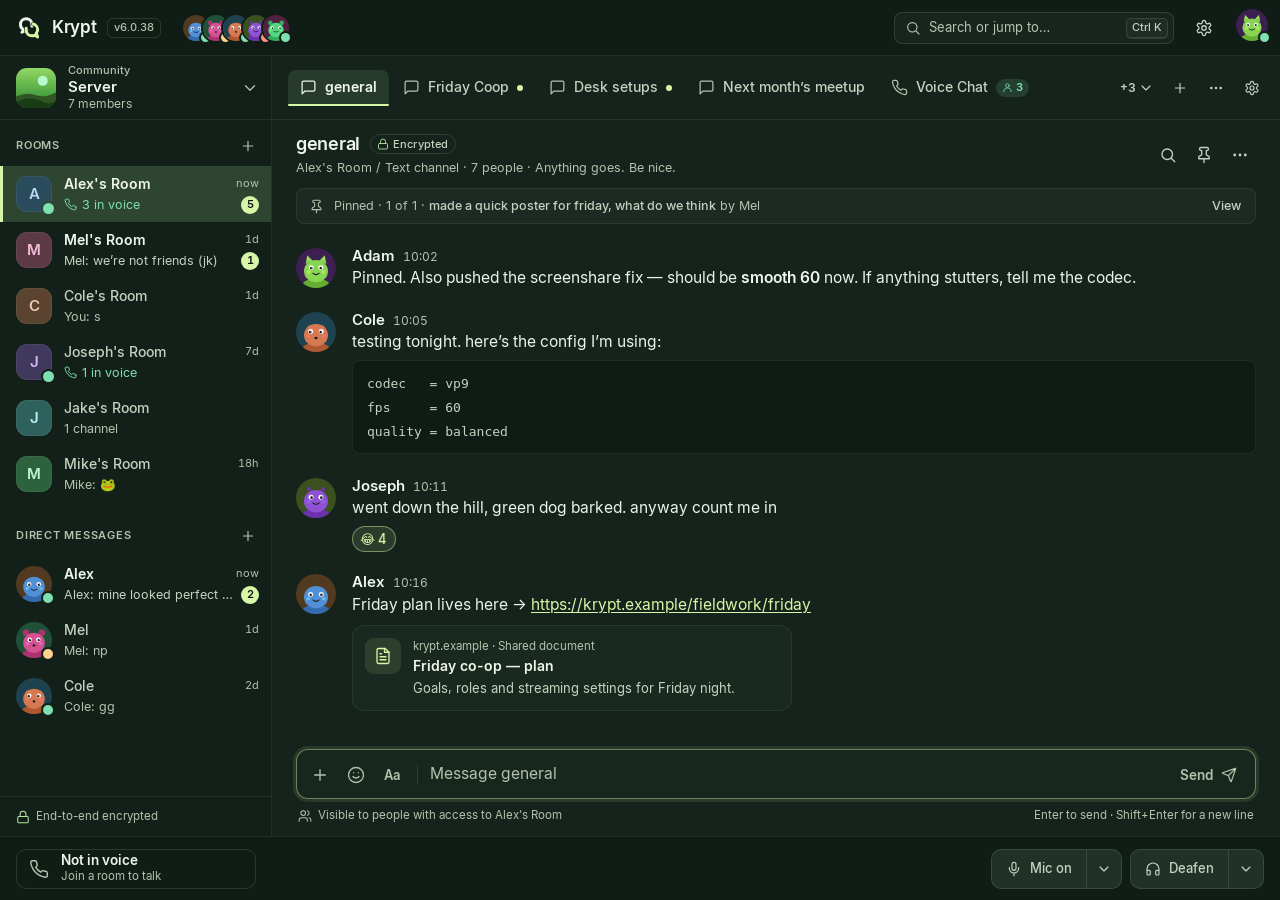
<file: index.html>
<!doctype html>
<html lang="en" data-theme="dark">
<head>
  <meta charset="utf-8">
  <meta name="viewport" content="width=device-width, initial-scale=1, viewport-fit=cover">
  <meta name="theme-color" content="#101c16">
  <meta name="color-scheme" content="dark light">
  <meta name="description" content="Krypt — private chat, voice and screen sharing between friends.">
  <title>Krypt</title>
  <link rel="icon" href="assets/favicon.svg" type="image/svg+xml">
  <link rel="preload" href="assets/fonts/Inter-Regular.ttf" as="font" type="font/ttf" crossorigin>
  <link rel="preload" href="assets/fonts/Inter-SemiBold.ttf" as="font" type="font/ttf" crossorigin>
  <link rel="stylesheet" href="css/krypt.css">
</head>
<body>
  <noscript><p style="padding:24px;font-family:system-ui">Krypt Web needs JavaScript to run.</p></noscript>
  <script type="module" src="js/app.js"></script>
</body>
</html>
</file>
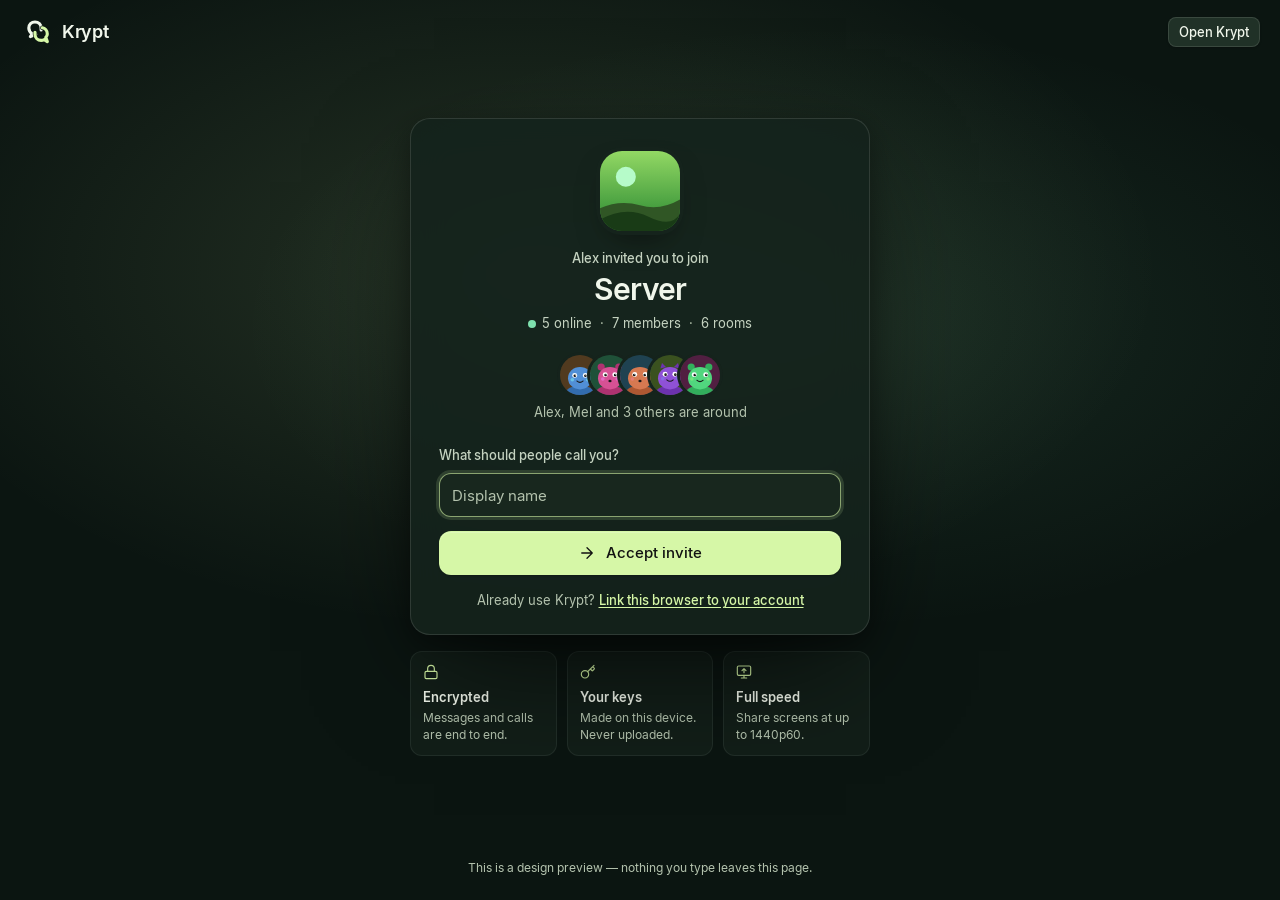
<file: join.html>
<!doctype html>
<html lang="en" data-theme="dark">
<head>
  <meta charset="utf-8">
  <meta name="viewport" content="width=device-width, initial-scale=1, viewport-fit=cover">
  <meta name="theme-color" content="#101c16">
  <meta name="color-scheme" content="dark light">
  <meta name="description" content="You’ve been invited to a Krypt community — private chat, voice and screen sharing between friends.">
  <title>You’re invited — Krypt</title>
  <link rel="icon" href="assets/favicon.svg" type="image/svg+xml">
  <link rel="preload" href="assets/fonts/Inter-Regular.ttf" as="font" type="font/ttf" crossorigin>
  <link rel="preload" href="assets/fonts/Inter-SemiBold.ttf" as="font" type="font/ttf" crossorigin>
  <link rel="stylesheet" href="css/krypt.css">
  <style>
    body { overflow: auto; background: var(--well); }
    .join { position: relative; min-height: 100dvh; display: grid; grid-template-rows: auto 1fr auto; overflow: hidden; }
    .join::before { content: ''; position: absolute; inset: -10% -10% auto; height: 80%; pointer-events: none;
      background: radial-gradient(closest-side at 42% 50%, rgb(var(--accent-rgb) / .13), transparent), radial-gradient(closest-side at 62% 58%, color-mix(in srgb, var(--presence) 10%, transparent), transparent); }
    .join > * { position: relative; }
    .join-top { display: flex; align-items: center; gap: 10px; height: 64px; padding: 0 20px 0 24px; }
    .join-top .brand { width: 28px; height: 28px; }
    .join-top .brand path:nth-of-type(2) { stroke: var(--well); }
    .join-top b { font-size: 18px; font-weight: 600; letter-spacing: -.015em; }
    .join-top a { margin-left: auto; }
    .join-main { display: grid; place-items: center; align-content: center; padding: 16px 16px 48px; }
    .join-main > div { width: min(460px, 100%); }
    .invite { width: 100%; padding: 32px 28px 24px; border-radius: 20px; text-align: center; background: color-mix(in srgb, var(--bg) 90%, transparent); border: 1px solid var(--line-2); box-shadow: var(--shadow-modal); backdrop-filter: blur(18px); animation: modal-in 420ms var(--ease-out); }
    .invite .ctile-lg { width: 80px; height: 80px; margin: 0 auto 18px; border-radius: 22px; overflow: hidden; box-shadow: 0 0 0 4px var(--bg), 0 14px 32px -12px rgb(0 0 0 / .6); }
    .invite .ctile-lg svg { width: 100%; height: 100%; display: block; }
    .invite .kicker { display: block; font-size: 13px; font-weight: 500; color: var(--text-2); }
    .invite h1 { margin: 4px 0 8px; font-size: 30px; font-weight: 600; letter-spacing: -.025em; line-height: 1.15; }
    .invite .meta { display: flex; flex-wrap: wrap; justify-content: center; gap: 4px 8px; font-size: 13px; color: var(--text-2); }
    .invite .meta span { display: inline-flex; align-items: center; gap: 6px; }
    .invite .meta span + span::before { content: '·'; margin-right: 2px; color: var(--text-3); }
    .invite .meta i { width: 8px; height: 8px; border-radius: 50%; background: var(--presence); }
    .invite .who { --ring: var(--bg); display: flex; justify-content: center; margin: 22px 0 8px; }
    .invite .who .avatar { margin: 0 -5px; box-shadow: 0 0 0 3px var(--bg); }
    .invite .who-note { margin: 0 0 24px; font-size: 13px; color: var(--text-3); }
    .invite form { display: grid; gap: 8px; text-align: left; }
    .invite label { font-size: 13px; font-weight: 500; color: var(--text-2); }
    .invite .input { height: 44px; font-size: 15px; border-radius: var(--r-lg); }
    .invite .btn.lg { width: 100%; margin-top: 6px; }
    .invite .alt { margin: 16px 0 0; font-size: 13px; color: var(--text-3); }
    .invite .alt a { font-weight: 500; }
    .facts { display: grid; grid-template-columns: repeat(3, minmax(0, 1fr)); gap: 10px; margin-top: 16px; }
    .facts div { padding: 12px; border-radius: var(--r-lg); background: color-mix(in srgb, var(--bg) 72%, transparent); border: 1px solid var(--line); font-size: 12px; line-height: 1.45; color: var(--text-3); }
    .facts .i { display: block; margin-bottom: 8px; color: var(--accent-text); }
    .facts b { display: block; margin-bottom: 2px; font-size: 13px; font-weight: 600; color: var(--text); }
    .join-foot { padding: 16px 24px 24px; text-align: center; font-size: 12px; color: var(--text-3); }
    .done { display: none; }
    .invite.accepted form, .invite.accepted .alt { display: none; }
    .invite.accepted .done { display: block; animation: view-in var(--t-slow) var(--ease-out); }
    .done .check { width: 56px; height: 56px; margin: 4px auto 14px; border-radius: 50%; display: grid; place-items: center; background: color-mix(in srgb, var(--success) 16%, transparent); color: var(--success); animation: pop 420ms var(--spring); }
    .done .check .i { width: 28px; height: 28px; }
    .done h2 { margin: 0 0 6px; font-size: 21px; font-weight: 600; letter-spacing: -.015em; }
    .done p { margin: 0 0 18px; font-size: 14px; color: var(--text-2); }
    @media (max-width: 520px) {
      .join-top { padding: 0 12px 0 16px; }
      .invite { padding: 28px 20px 20px; border-radius: 18px; }
      .invite h1 { font-size: 26px; }
      .facts { grid-template-columns: 1fr; }
      .facts div { display: grid; grid-template-columns: 20px 1fr; column-gap: 12px; }
      .facts .i { grid-row: span 2; margin: 1px 0 0; }
    }
  </style>
</head>
<body>
  <noscript><p style="padding:24px;font-family:system-ui">Krypt Web needs JavaScript to run.</p></noscript>
  <script type="module">
    import { buildPalette, applyPalette } from './js/theme.js';
    import { icon, brandMark } from './js/icons.js';
    import { critter, communityTile } from './js/art.js';
    import * as D from './js/data.js';

    let theme = { preset: 'fern', custom: null, accent: null, mode: 'dark' };
    try { theme = { ...theme, ...JSON.parse(localStorage.getItem('krypt-web:theme') || '{}') }; } catch { /* private mode */ }
    const light = theme.mode === 'light' || (theme.mode === 'system' && matchMedia('(prefers-color-scheme: light)').matches);
    applyPalette(buildPalette({ preset: theme.preset, custom: theme.custom, accent: theme.accent, light }), light);

    const esc = (s = '') => String(s).replace(/[&<>"']/g, (c) => ({ '&': '&amp;', '<': '&lt;', '>': '&gt;', '"': '&quot;', "'": '&#39;' }[c]));
    const id = (location.hash.slice(1).split('-')[0]) || 'server';
    const c = D.communities.find((x) => x.id === id) || D.communities[0];
    const members = c.members.filter((m) => m !== 'me');
    const online = members.filter((m) => D.people[m].status !== 'offline');
    const host = D.people[D.rooms[c.rooms[0]].owner];
    document.title = `Join ${c.name} — Krypt`;

    const root = document.createElement('div');
    document.body.append(root);
    root.innerHTML = `<div class="join">
      <header class="join-top">${brandMark(28)}<b>Krypt</b><a class="btn sm" href="index.html">Open Krypt</a></header>
      <main class="join-main"><div>
        <section class="invite" id="invite" aria-labelledby="joinTitle">
          <div class="ctile-lg">${communityTile(c.id + 'join', c.hue)}</div>
          <small class="kicker">${esc(host.name)} invited you to join</small>
          <h1 id="joinTitle">${esc(c.name)}</h1>
          <div class="meta"><span><i></i>${online.length} online</span><span>${c.members.length} members</span><span>${c.rooms.length} rooms</span></div>
          <div class="who">${online.slice(0, 5).map((m) => `<span class="avatar md" title="${esc(D.people[m].name)}">${critter(m + D.people[m].name, D.people[m].hue)}</span>`).join('')}</div>
          <p class="who-note">${online.slice(0, 2).map((m) => esc(D.people[m].name)).join(', ')}${online.length > 2 ? ` and ${online.length - 2} others are around` : ' are around'}</p>
          <form id="joinForm" novalidate>
            <label for="displayName">What should people call you?</label>
            <input class="input" id="displayName" placeholder="Display name" autocomplete="nickname" maxlength="32" required>
            <button class="btn primary lg" type="submit">${icon('arrowRight', 'sm')}Accept invite</button>
          </form>
          <p class="alt">Already use Krypt? <a href="index.html">Link this browser to your account</a></p>
          <div class="done" role="status"><div class="check">${icon('check')}</div><h2>You’re in</h2><p id="doneText"></p><a class="btn primary lg" href="index.html">${icon('message', 'sm')}Go to ${esc(c.name)}</a></div>
        </section>
        <div class="facts">
          <div>${icon('lock', 'sm')}<b>Encrypted</b>Messages and calls are end to end.</div>
          <div>${icon('key', 'sm')}<b>Your keys</b>Made on this device. Never uploaded.</div>
          <div>${icon('monitorUp', 'sm')}<b>Full speed</b>Share screens at up to 1440p60.</div>
        </div>
      </div></main>
      <footer class="join-foot">This is a design preview — nothing you type leaves this page.</footer>
    </div>`;

    const form = document.getElementById('joinForm');
    const input = document.getElementById('displayName');
    input.focus();
    form.addEventListener('submit', (e) => {
      e.preventDefault();
      const name = input.value.trim();
      if (!name) { input.focus(); input.classList.add('invalid'); input.placeholder = 'Pick a name first'; return; }
      document.getElementById('doneText').textContent = `Welcome, ${name}. A key for this browser was created and ${c.name} knows you’re coming.`;
      document.getElementById('invite').classList.add('accepted');
    });
    input.addEventListener('input', () => input.classList.remove('invalid'));
  </script>
</body>
</html>
</file>
<file: css/krypt.css>
/* Krypt Web
   Palette tokens (--well … --danger-solid) are written at runtime by js/theme.js from the
   same ramps as the Windows client. Everything below is derived from them, on one scale:
   4px spacing steps, control heights 28/32/36/40, radii 8/12/16, one accent for meaning. */

@font-face { font-family: Inter; font-weight: 400; font-style: normal; font-display: swap; src: url(../assets/fonts/Inter-Regular.ttf) format('truetype'); }
@font-face { font-family: Inter; font-weight: 500; font-style: normal; font-display: swap; src: url(../assets/fonts/Inter-Medium.ttf) format('truetype'); }
@font-face { font-family: Inter; font-weight: 600; font-style: normal; font-display: swap; src: url(../assets/fonts/Inter-SemiBold.ttf) format('truetype'); }
@font-face { font-family: Inter; font-weight: 400; font-style: italic; font-display: swap; src: url(../assets/fonts/Inter-Italic.ttf) format('truetype'); }

/* ================================================================== tokens */
:root {
  /* Fern (dark) until theme.js runs */
  --well: #0b1511; --bg: #15231c; --chrome: #101c16; --surface: #203127; --sunken: #19291f;
  --hover: #2b4132; --active: #38533c;
  --text: #f0f6eb; --text-2: #c4d2c0; --text-3: #a5b79f; --text-4: #738570;
  --accent: #d6f7a7; --accent-hover: #dbf8b4; --accent-press: #b6d28e; --accent-text: #d6f7a7; --on-accent: #111;
  --presence: #7ee0ae; --success: #b5e69f; --warning: #ffd28e; --danger: #ff8f87; --danger-solid: #c23b37;
  --accent-rgb: 214 247 167; --text-rgb: 240 246 235; --well-rgb: 11 21 17;

  /* derived surfaces */
  --line: rgb(var(--text-rgb) / .07);
  --line-2: rgb(var(--text-rgb) / .12);
  --line-strong: rgb(var(--text-rgb) / .2);
  --tint: rgb(var(--text-rgb) / .035);
  --tint-2: rgb(var(--text-rgb) / .07);
  --sidebar: color-mix(in srgb, var(--bg) 55%, var(--chrome));
  --nav-hover: color-mix(in srgb, var(--hover) 55%, var(--sidebar));
  --nav-current: color-mix(in srgb, var(--active) 72%, var(--sidebar));
  --field: color-mix(in srgb, var(--sunken) 70%, var(--bg));
  --ring: var(--bg);

  /* scale */
  --gutter: 24px;
  --r-sm: 6px; --r-md: 8px; --r-lg: 12px; --r-xl: 16px;
  --fs-body: 15px;
  --title-h: 56px; --band-h: 64px; --voice-h: 64px; --side-w: clamp(272px, 21vw, 320px);

  /* motion */
  --t-fast: 120ms; --t-med: 180ms; --t-slow: 260ms;
  --ease: cubic-bezier(.2, .7, .2, 1); --ease-out: cubic-bezier(.16, 1, .3, 1); --spring: cubic-bezier(.34, 1.45, .64, 1);

  /* depth */
  --shadow-sm: 0 1px 2px rgb(0 0 0 / .2);
  --shadow-pop: 0 18px 44px -14px rgb(0 0 0 / .62), 0 3px 10px rgb(0 0 0 / .24);
  --shadow-modal: 0 40px 110px -24px rgb(0 0 0 / .74), 0 8px 24px rgb(0 0 0 / .3);

  --font: Inter, system-ui, -apple-system, 'Segoe UI', Roboto, sans-serif;
  --mono: 'Cascadia Code', 'JetBrains Mono', Consolas, ui-monospace, monospace;
  color-scheme: dark;
}
:root[data-theme="light"] {
  --line: rgb(var(--text-rgb) / .09);
  --line-2: rgb(var(--text-rgb) / .15);
  --line-strong: rgb(var(--text-rgb) / .26);
  --tint: rgb(var(--text-rgb) / .035);
  --tint-2: rgb(var(--text-rgb) / .065);
  --field: color-mix(in srgb, var(--surface) 70%, var(--bg));
  --shadow-sm: 0 1px 2px rgb(20 35 25 / .1);
  --shadow-pop: 0 18px 44px -14px rgb(20 35 25 / .28), 0 3px 10px rgb(20 35 25 / .08);
  --shadow-modal: 0 40px 110px -24px rgb(20 35 25 / .38), 0 8px 24px rgb(20 35 25 / .12);
  color-scheme: light;
}

/* ================================================================== base */
*, *::before, *::after { box-sizing: border-box; }
html, body { height: 100%; }
body {
  margin: 0; background: var(--well); color: var(--text);
  font: 400 14px/1.45 var(--font); font-feature-settings: 'kern', 'calt';
  -webkit-font-smoothing: antialiased; -moz-osx-font-smoothing: grayscale; text-rendering: optimizeLegibility;
  overflow: hidden;
}
button, input, textarea, select { font: inherit; color: inherit; letter-spacing: inherit; }
button { cursor: pointer; background: none; border: 0; padding: 0; text-align: inherit; }
button:disabled { cursor: default; }
a { color: var(--accent-text); text-decoration-thickness: 1px; text-underline-offset: 2px; }
[hidden] { display: none !important; }
h1, h2, h3, h4 { text-wrap: balance; }
.i { width: 18px; height: 18px; fill: none; stroke: currentColor; stroke-width: 1.75; stroke-linecap: round; stroke-linejoin: round; flex: none; }
.i.sm { width: 16px; height: 16px; } .i.xs { width: 14px; height: 14px; } .i.lg { width: 22px; height: 22px; }
::selection { background: rgb(var(--accent-rgb) / .3); }
:focus { outline: none; }
:focus-visible { outline: 2px solid var(--accent); outline-offset: 2px; }
.skip { position: fixed; left: 12px; top: -60px; z-index: 999; padding: 10px 14px; border-radius: var(--r-md); background: var(--accent); color: var(--on-accent); font-weight: 600; transition: top var(--t-fast); }
.skip:focus { top: 12px; }
.grow { flex: 1; }

* { scrollbar-width: thin; scrollbar-color: rgb(var(--text-rgb) / .2) transparent; }
*::-webkit-scrollbar { width: 10px; height: 10px; }
*::-webkit-scrollbar-thumb { background: rgb(var(--text-rgb) / .16); border-radius: 99px; border: 3px solid transparent; background-clip: padding-box; }
*::-webkit-scrollbar-thumb:hover { background-color: rgb(var(--text-rgb) / .34); }

kbd {
  display: inline-grid; place-items: center; min-width: 20px; height: 20px; padding: 0 5px;
  font: 500 11px/1 var(--font); color: var(--text-2); white-space: nowrap;
  border-radius: 5px; background: var(--tint); border: 1px solid var(--line-2); box-shadow: 0 1px 0 var(--line-2);
}

/* ================================================================== primitives */
.btn {
  --h: 36px; height: var(--h); padding: 0 14px; display: inline-flex; align-items: center; justify-content: center; gap: 8px;
  border-radius: var(--r-md); font-size: 14px; font-weight: 500; white-space: nowrap; text-decoration: none;
  color: var(--text); background: var(--surface); border: 1px solid var(--line-2); box-shadow: var(--shadow-sm);
  transition: background var(--t-fast), border-color var(--t-fast), color var(--t-fast), box-shadow var(--t-fast), transform 80ms;
}
.btn:hover { background: var(--hover); border-color: var(--line-strong); }
.btn:active { transform: translateY(1px); }
.btn .i { width: 16px; height: 16px; }
.btn.primary { background: var(--accent); color: var(--on-accent); border-color: transparent; box-shadow: inset 0 1px 0 rgb(255 255 255 / .2), var(--shadow-sm); }
.btn.primary:hover { background: var(--accent-hover); }
.btn.primary:active { background: var(--accent-press); }
.btn.ghost { background: transparent; border-color: transparent; box-shadow: none; color: var(--text-2); }
.btn.ghost:hover { background: var(--tint-2); color: var(--text); }
.btn.danger { background: transparent; color: var(--danger); border-color: color-mix(in srgb, var(--danger) 42%, transparent); box-shadow: none; }
.btn.danger:hover { background: color-mix(in srgb, var(--danger-solid) 16%, transparent); border-color: color-mix(in srgb, var(--danger) 70%, transparent); }
.btn:disabled, .btn:disabled:hover { opacity: .42; transform: none; }
.btn.sm { --h: 30px; padding: 0 10px; gap: 6px; font-size: 13px; }
.btn.lg { --h: 44px; padding: 0 20px; gap: 10px; font-size: 15px; border-radius: var(--r-lg); }
.btn.lg .i { width: 18px; height: 18px; }

.ibtn {
  --h: 32px; width: var(--h); height: var(--h); flex: none; display: inline-grid; place-items: center;
  border-radius: var(--r-md); color: var(--text-2);
  transition: background var(--t-fast), color var(--t-fast), box-shadow var(--t-fast), transform 80ms;
}
.ibtn:hover, .ibtn[aria-expanded="true"] { background: var(--tint-2); color: var(--text); }
.ibtn:active { transform: scale(.94); }
.ibtn.on, .ibtn[aria-pressed="true"] { background: rgb(var(--accent-rgb) / .12); color: var(--accent-text); }
.ibtn.sm { --h: 28px; }
.ibtn.lg { --h: 40px; }
.ibtn.boxed { border: 1px solid var(--line-2); }
.ibtn.boxed:hover { border-color: var(--line-strong); }

.input {
  height: 36px; width: 100%; padding: 0 12px; border-radius: var(--r-md);
  background: var(--field); border: 1px solid var(--line-2); color: var(--text); font-size: 14px;
  transition: border-color var(--t-fast), box-shadow var(--t-fast), background var(--t-fast);
}
.input::placeholder { color: var(--text-3); }
.input:hover { border-color: var(--line-strong); }
.input:focus { outline: none; border-color: rgb(var(--accent-rgb) / .6); box-shadow: 0 0 0 3px rgb(var(--accent-rgb) / .14); }
.input[readonly] { color: var(--text-2); }
.input.sm { height: 32px; font-size: 13px; }
textarea.input { height: auto; padding: 9px 12px; line-height: 1.5; resize: none; }
.input.invalid { border-color: var(--danger); box-shadow: 0 0 0 3px color-mix(in srgb, var(--danger) 16%, transparent); }
.input[type=number] { font-variant-numeric: tabular-nums; }

.select {
  appearance: none; -webkit-appearance: none; height: 36px; min-width: 240px; padding: 0 34px 0 12px;
  border-radius: var(--r-md); border: 1px solid var(--line-2); color: var(--text); font-size: 14px; cursor: pointer;
  background-color: var(--field);
  background-image: linear-gradient(45deg, transparent 50%, var(--text-3) 50%), linear-gradient(135deg, var(--text-3) 50%, transparent 50%);
  background-position: calc(100% - 17px) 55%, calc(100% - 12px) 55%;
  background-size: 5px 5px; background-repeat: no-repeat;
  transition: border-color var(--t-fast), box-shadow var(--t-fast);
}
.select:hover { border-color: var(--line-strong); }
.select:focus-visible { outline: none; border-color: rgb(var(--accent-rgb) / .6); box-shadow: 0 0 0 3px rgb(var(--accent-rgb) / .14); }
.select.sm { height: 30px; min-width: 116px; padding-left: 10px; font-size: 13px; }
.select option { background: var(--surface); color: var(--text); }

.toggle { position: relative; width: 36px; height: 20px; flex: none; border-radius: 99px; background: var(--line-strong); transition: background var(--t-med); }
.toggle::after { content: ''; position: absolute; top: 2px; left: 2px; width: 16px; height: 16px; border-radius: 50%; background: #fff; box-shadow: 0 1px 2px rgb(0 0 0 / .35); transition: transform var(--t-med) var(--spring), background var(--t-med); }
.toggle:hover { background: color-mix(in srgb, var(--line-strong) 70%, var(--text-3)); }
.toggle[aria-checked="true"] { background: var(--accent); }
.toggle[aria-checked="true"]::after { transform: translateX(16px); background: var(--on-accent); }

.seg { display: inline-flex; max-width: 100%; padding: 3px; gap: 2px; border-radius: 10px; background: var(--field); border: 1px solid var(--line); }
.seg button {
  height: 30px; padding: 0 12px; display: inline-flex; align-items: center; justify-content: center; gap: 6px;
  border-radius: 7px; font-size: 13px; font-weight: 500; color: var(--text-2); white-space: nowrap;
  transition: background var(--t-fast), color var(--t-fast), box-shadow var(--t-fast);
}
.seg button:hover { color: var(--text); background: var(--tint); }
.seg button[aria-pressed="true"] { background: var(--surface); color: var(--text); box-shadow: 0 0 0 1px var(--line-2), var(--shadow-sm); }

input[type=range] { -webkit-appearance: none; appearance: none; width: 240px; height: 20px; margin: 0; background: transparent; cursor: pointer; }
input[type=range]::-webkit-slider-runnable-track { height: 4px; border-radius: 99px; background: linear-gradient(90deg, var(--accent) var(--p, 50%), var(--line-2) var(--p, 50%)); }
input[type=range]::-webkit-slider-thumb { -webkit-appearance: none; width: 16px; height: 16px; margin-top: -6px; border-radius: 50%; background: var(--text); box-shadow: 0 1px 3px rgb(0 0 0 / .4); transition: box-shadow var(--t-fast); }
input[type=range]:hover::-webkit-slider-thumb, input[type=range]:focus-visible::-webkit-slider-thumb { box-shadow: 0 0 0 5px rgb(var(--accent-rgb) / .18), 0 1px 3px rgb(0 0 0 / .4); }
input[type=range]::-moz-range-track { height: 4px; border-radius: 99px; background: var(--line-2); }
input[type=range]::-moz-range-progress { height: 4px; border-radius: 99px; background: var(--accent); }
input[type=range]::-moz-range-thumb { width: 16px; height: 16px; border: 0; border-radius: 50%; background: var(--text); box-shadow: 0 1px 3px rgb(0 0 0 / .4); }
input[type=range]:focus-visible { outline-offset: 4px; border-radius: 4px; }
input[type=range].hue::-webkit-slider-runnable-track { height: 8px; background: linear-gradient(90deg, hsl(0 62% 56%), hsl(60 62% 56%), hsl(120 62% 50%), hsl(180 62% 50%), hsl(240 62% 62%), hsl(300 62% 58%), hsl(359 62% 56%)); }
input[type=range].hue::-webkit-slider-thumb { margin-top: -4px; }
input[type=range].hue::-moz-range-track { height: 8px; background: linear-gradient(90deg, hsl(0 62% 56%), hsl(60 62% 56%), hsl(120 62% 50%), hsl(180 62% 50%), hsl(240 62% 62%), hsl(300 62% 58%), hsl(359 62% 56%)); }
input[type=range].hue::-moz-range-progress { background: transparent; }

input[type=color] { width: 40px; height: 32px; padding: 3px; border-radius: var(--r-md); border: 1px solid var(--line-2); background: var(--field); cursor: pointer; }
input[type=color]::-webkit-color-swatch-wrapper { padding: 0; }
input[type=color]::-webkit-color-swatch { border: 0; border-radius: 5px; }
input[type=color]::-moz-color-swatch { border: 0; border-radius: 5px; }

.badge { min-width: 18px; height: 18px; padding: 0 5px; flex: none; border-radius: 99px; display: inline-grid; place-items: center; font-size: 11px; font-weight: 700; line-height: 1; background: var(--accent); color: var(--on-accent); font-variant-numeric: tabular-nums; }

/* people are round, rooms are square */
.avatar { --sz: 36px; position: relative; flex: none; width: var(--sz); height: var(--sz); border-radius: 50%; display: inline-grid; place-items: center; user-select: none; }
.avatar svg.art { width: 100%; height: 100%; border-radius: 50%; display: block; }
.avatar.xs { --sz: 20px; } .avatar.sm { --sz: 28px; } .avatar.md { --sz: 40px; } .avatar.lg { --sz: 72px; } .avatar.xl { --sz: 88px; }
.avatar .dot { position: absolute; right: -1px; bottom: -1px; width: max(9px, 28%); height: max(9px, 28%); border-radius: 50%; background: var(--presence); box-shadow: 0 0 0 2px var(--ring); }
.avatar .dot.idle { background: var(--warning); } .avatar .dot.dnd { background: var(--danger); } .avatar .dot.offline { background: var(--text-4); }
.avatar.speaking { box-shadow: 0 0 0 2px var(--ring), 0 0 0 4px var(--accent); }
.rtile {
  --sz: 36px; position: relative; flex: none; width: var(--sz); height: var(--sz); border-radius: 11px;
  display: grid; place-items: center; font-size: 15px; font-weight: 600; letter-spacing: -.01em; user-select: none;
  color: hsl(var(--h) 72% 84%); background: color-mix(in oklab, hsl(var(--h) 52% 46%) 40%, var(--surface));
  box-shadow: inset 0 0 0 1px rgb(255 255 255 / .06);
}
:root[data-theme="light"] .rtile { color: hsl(var(--h) 55% 27%); background: color-mix(in oklab, hsl(var(--h) 60% 62%) 32%, var(--surface)); box-shadow: inset 0 0 0 1px rgb(0 0 0 / .05); }
.rtile .live { position: absolute; right: -2px; bottom: -2px; width: 11px; height: 11px; border-radius: 50%; background: var(--presence); box-shadow: 0 0 0 2px var(--ring); }

.empty { flex: 1; display: grid; place-items: center; text-align: center; padding: 40px 24px; color: var(--text-3); }
.empty .glyph { width: 56px; height: 56px; margin: 0 auto 16px; border-radius: 16px; display: grid; place-items: center; background: rgb(var(--accent-rgb) / .1); color: var(--accent-text); }
.empty .glyph .i { width: 26px; height: 26px; }
.empty h3 { margin: 0 0 6px; color: var(--text); font-size: 17px; font-weight: 600; }
.empty p { margin: 0 auto; max-width: 360px; font-size: 14px; line-height: 1.5; }

/* ================================================================== shell */
.app {
  display: grid; height: 100dvh; background: var(--bg);
  grid-template-columns: var(--side-w) minmax(0, 1fr);
  grid-template-rows: var(--title-h) var(--band-h) minmax(0, 1fr) var(--voice-h);
  grid-template-areas: "title title" "community tabs" "side main" "voice voice";
}
.only-mobile { display: none !important; }

/* title bar */
.titlebar { grid-area: title; position: relative; z-index: 5; display: flex; align-items: center; gap: 12px; padding: 0 12px 0 16px; background: var(--chrome); border-bottom: 1px solid var(--line); --ring: var(--chrome); }
.brandline { display: flex; align-items: center; gap: 10px; }
.brandline .brand { width: 26px; height: 26px; }
.brandline b { font-size: 17px; font-weight: 600; letter-spacing: -.015em; }
.version { height: 20px; padding: 0 6px; display: inline-grid; place-items: center; border-radius: 6px; border: 1px solid var(--line-2); font-size: 11px; font-weight: 500; color: var(--text-3); font-variant-numeric: tabular-nums; }
.online-stack { --ring: var(--chrome); display: flex; align-items: center; margin-left: 6px; padding: 4px 10px 4px 4px; border-radius: 99px; transition: background var(--t-fast); }
.online-stack:hover, .online-stack[aria-expanded="true"] { --ring: color-mix(in srgb, var(--chrome) 92%, var(--text)); background: var(--ring); }
.online-stack .avatar { --sz: 26px; margin-right: -6px; box-shadow: 0 0 0 2px var(--ring); transition: transform var(--t-fast) var(--ease); }
.online-stack:hover .avatar { transform: translateY(-1px); }
.online-stack .avatar .dot { width: 9px; height: 9px; }
.online-stack .more { margin-left: 14px; font-size: 12px; font-weight: 500; color: var(--text-2); font-variant-numeric: tabular-nums; }
.titlebar .spacer { flex: 1; }
.search-trigger {
  display: flex; align-items: center; gap: 8px; width: 280px; height: 32px; padding: 0 5px 0 10px;
  border-radius: var(--r-md); background: var(--tint); border: 1px solid var(--line-2); color: var(--text-3); font-size: 13px;
  transition: background var(--t-fast), border-color var(--t-fast), color var(--t-fast);
}
.search-trigger:hover { background: var(--tint-2); border-color: var(--line-strong); color: var(--text-2); }
.search-trigger span { flex: 1; text-align: left; }
.titlebar > .ibtn { --h: 36px; }
.me-button { margin-left: 2px; border-radius: 50%; transition: box-shadow var(--t-fast); }
.me-button .avatar { --sz: 32px; }
.me-button:hover, .me-button[aria-expanded="true"] { box-shadow: 0 0 0 3px var(--tint-2); }

/* community switcher */
.community {
  grid-area: community; width: 100%; display: flex; align-items: center; gap: 12px; padding: 0 12px 0 16px; text-align: left;
  background: var(--sidebar); border-right: 1px solid var(--line); border-bottom: 1px solid var(--line); transition: background var(--t-fast);
}
.community:hover, .community[aria-expanded="true"] { background: var(--nav-hover); }
.community .ctile { width: 40px; height: 40px; flex: none; border-radius: 11px; overflow: hidden; box-shadow: inset 0 0 0 1px rgb(255 255 255 / .06), var(--shadow-sm); }
.community .ctile svg { display: block; width: 100%; height: 100%; }
.community .meta { flex: 1; min-width: 0; display: grid; line-height: 1.25; }
.community small { font-size: 11px; font-weight: 500; color: var(--text-3); }
.community strong { font-size: 15px; font-weight: 600; letter-spacing: -.005em; white-space: nowrap; overflow: hidden; text-overflow: ellipsis; }
.community .meta > span { font-size: 12px; color: var(--text-3); }
.community > .i { color: var(--text-3); transition: transform var(--t-med) var(--ease); }
.community[aria-expanded="true"] > .i { transform: rotate(180deg); }

/* sidebar */
.side { grid-area: side; display: flex; flex-direction: column; min-height: 0; background: var(--sidebar); border-right: 1px solid var(--line); --ring: var(--sidebar); }
.section { display: flex; flex-direction: column; min-height: 0; flex: 0 1 auto; }
.section.rooms { min-height: 150px; }
.section.dms { min-height: 124px; }
.section-head { display: flex; align-items: center; justify-content: space-between; height: 44px; flex: none; padding: 8px 10px 0 16px; }
.section-head h2 { margin: 0; font-size: 11px; font-weight: 600; letter-spacing: .07em; text-transform: uppercase; color: var(--text-3); }
.section-head .ibtn { --h: 26px; color: var(--text-3); }
.section-head .ibtn:hover { color: var(--text); }
.list { overflow-y: auto; padding: 2px 0 8px; --fs: #000; --fe: #000; mask-image: linear-gradient(var(--fs), #000 20px, #000 calc(100% - 20px), var(--fe)); }
.list.fade-start { --fs: transparent; } .list.fade-end { --fe: transparent; }
.row { position: relative; width: 100%; min-height: 56px; display: flex; align-items: center; gap: 12px; padding: 8px 12px 8px 16px; text-align: left; transition: background var(--t-fast); }
.row:hover { --ring: var(--nav-hover); background: var(--nav-hover); }
.row[aria-current="true"] { --ring: var(--nav-current); background: var(--nav-current); }
.row::before { content: ''; position: absolute; left: 0; top: 0; bottom: 0; width: 3px; background: var(--accent); transform: scaleX(0); transform-origin: left; transition: transform var(--t-med) var(--ease); }
.row[aria-current="true"]::before { transform: none; }
.row.became-current::before { animation: bar-in 240ms var(--ease-out); }
@keyframes bar-in { from { transform: scaleY(.2); opacity: 0; } }
.row .avatar { --sz: 36px; }
.row .body { flex: 1; min-width: 0; display: grid; gap: 1px; }
.row .top { display: flex; align-items: center; gap: 8px; min-width: 0; }
.row .name { flex: 1; min-width: 0; font-size: 14px; font-weight: 600; color: var(--text); white-space: nowrap; overflow: hidden; text-overflow: ellipsis; }
.row:not(.unread):not([aria-current="true"]) .name { color: var(--text-2); font-weight: 500; }
.row .time { flex: none; font-size: 11px; color: var(--text-3); font-variant-numeric: tabular-nums; }
.row .sub { display: block; flex: 1; min-width: 0; font-size: 12.5px; color: var(--text-3); white-space: nowrap; overflow: hidden; text-overflow: ellipsis; }
.row.unread .sub, .row[aria-current="true"] .sub { color: var(--text-2); }
.row .sub.live { color: var(--presence); }
.row .sub .i { width: 13px; height: 13px; margin-right: 5px; vertical-align: -2px; }
.muted-mark { display: inline-flex; margin-left: 6px; vertical-align: -1px; color: var(--text-3); }
.muted-mark .i { width: 13px; height: 13px; }
.side .footer-note { margin-top: auto; flex: none; display: flex; align-items: center; gap: 6px; height: 40px; padding: 0 16px; border-top: 1px solid var(--line); font-size: 11.5px; color: var(--text-3); white-space: nowrap; }
.side .footer-note .i { color: var(--success); }

/* channel tabs */
.tabs { grid-area: tabs; position: relative; min-width: 0; display: flex; align-items: center; gap: 8px; padding: 0 12px 0 16px; background: var(--bg); border-bottom: 1px solid var(--line); }
.tabstrip { position: relative; flex: 1; min-width: 0; height: 100%; display: flex; align-items: center; gap: 2px; overflow: hidden; }
.tab {
  position: relative; flex: none; height: 36px; display: flex; align-items: center; gap: 8px; padding: 0 12px;
  border-radius: var(--r-md) var(--r-md) 3px 3px; font-size: 14px; font-weight: 500; color: var(--text-2); white-space: nowrap;
  transition: color var(--t-fast), background var(--t-fast);
}
.tab:hover { color: var(--text); background: var(--tint); }
.tab[aria-selected="true"] { color: var(--text); font-weight: 600; background: color-mix(in srgb, var(--active) 50%, var(--bg)); }
.tab .i { width: 17px; height: 17px; color: var(--text-3); transition: color var(--t-fast); }
.tab:hover .i, .tab[aria-selected="true"] .i { color: currentColor; }
.tab .count { display: inline-flex; align-items: center; gap: 3px; height: 18px; padding: 0 6px; border-radius: 99px; font-size: 11px; font-weight: 600; font-variant-numeric: tabular-nums; background: color-mix(in srgb, var(--presence) 14%, transparent); color: var(--presence); }
.tab .count .i { width: 11px; height: 11px; color: currentColor; }
.tab .tab-dot { width: 6px; height: 6px; border-radius: 50%; background: var(--accent); }
.tab .muted-mark { margin-left: 0; }
.tab-indicator { position: absolute; bottom: calc((100% - 36px) / 2); height: 2px; border-radius: 2px; background: var(--accent); pointer-events: none; transition: left var(--t-med) var(--ease), width var(--t-med) var(--ease); }
.tabs .tools { display: flex; align-items: center; gap: 4px; flex: none; }
.tabs .tools .more-btn { width: auto; min-width: 32px; padding: 0 6px 0 8px; gap: 2px; display: inline-flex; align-items: center; font-size: 12px; font-weight: 600; font-variant-numeric: tabular-nums; }
.tabs .tools .more-btn span:empty { display: none; }
.tabs .tools .room-settings { --h: 32px; margin-left: 6px; padding: 0 12px; font-size: 13px; background: transparent; color: var(--text-2); box-shadow: none; }
.tabs .tools .room-settings:hover { background: var(--tint-2); color: var(--text); }
.tab-select { display: none; }

/* ================================================================== main */
.main { grid-area: main; position: relative; min-width: 0; min-height: 0; display: flex; flex-direction: column; background: var(--bg); --ring: var(--bg); }
.view { position: relative; flex: 1; min-height: 0; display: flex; flex-direction: column; animation: view-in var(--t-slow) var(--ease-out); }
@keyframes view-in { from { opacity: 0; transform: translateY(4px); } }
.chead { display: flex; align-items: center; gap: 16px; min-height: 68px; padding: 12px var(--gutter) 10px; }
.chead .titles { flex: 1; min-width: 0; display: grid; gap: 3px; }
.chead h1 { margin: 0; min-width: 0; display: flex; align-items: center; gap: 10px; font-size: 18px; font-weight: 600; letter-spacing: -.015em; line-height: 1.25; }
.chead h1 .avatar { --sz: 26px; }
.chead p { margin: 0; font-size: 12.5px; color: var(--text-3); white-space: nowrap; overflow: hidden; text-overflow: ellipsis; }
.chead .actions { flex: none; display: flex; align-items: center; gap: 4px; }
.chead .actions .btn { margin-left: 4px; }
.e2e { display: inline-flex; align-items: center; gap: 4px; height: 20px; padding: 0 7px 0 6px; border-radius: 99px; border: 1px solid var(--line-2); font-size: 11px; font-weight: 500; letter-spacing: .01em; color: var(--text-2); }
.e2e .i { width: 12px; height: 12px; color: var(--success); }

.pinbar, .searchbar { flex: none; display: flex; align-items: center; gap: 10px; height: 36px; margin: 0 var(--gutter) 6px; padding: 0 4px 0 12px; border-radius: var(--r-md); }
.pinbar { background: var(--tint); border: 1px solid var(--line); font-size: 12.5px; color: var(--text-3); }
.pinbar > .i { width: 15px; height: 15px; flex: none; }
.pinbar > span { flex: 1; min-width: 0; white-space: nowrap; overflow: hidden; text-overflow: ellipsis; }
.pinbar b { color: var(--text-2); font-weight: 500; }
.pinbar button { flex: none; height: 28px; padding: 0 10px; border-radius: 6px; font-size: 12.5px; font-weight: 500; color: var(--text-2); transition: background var(--t-fast), color var(--t-fast); }
.pinbar button:hover { background: var(--tint-2); color: var(--text); }
.searchbar { background: var(--field); border: 1px solid rgb(var(--accent-rgb) / .55); box-shadow: 0 0 0 3px rgb(var(--accent-rgb) / .12); color: var(--text-3); animation: view-in var(--t-med) var(--ease-out); }
.searchbar input { flex: 1; min-width: 0; height: 100%; border: 0; outline: 0; background: transparent; font-size: 14px; }
.searchbar small { font-size: 12px; color: var(--text-3); font-variant-numeric: tabular-nums; }

/* feed */
.feed-wrap { position: relative; flex: 1; min-height: 0; display: flex; flex-direction: column; }
.feed { position: relative; flex: 1; min-height: 0; overflow-y: auto; overflow-anchor: none; padding-bottom: 12px; mask-image: linear-gradient(transparent, #000 16px); }
.feed-inner { min-height: 100%; display: flex; flex-direction: column; justify-content: flex-end; }
.conv-intro { padding: 32px var(--gutter) 12px; display: grid; justify-items: start; gap: 6px; }
.conv-intro .avatar { --sz: 72px; margin-bottom: 8px; }
.conv-intro .ci-glyph { width: 56px; height: 56px; margin-bottom: 8px; border-radius: 16px; display: grid; place-items: center; background: var(--tint-2); border: 1px solid var(--line); color: var(--text-2); }
.conv-intro .ci-glyph .i { width: 26px; height: 26px; }
.conv-intro h2 { margin: 0; font-size: 22px; font-weight: 600; letter-spacing: -.02em; }
.conv-intro p { margin: 0; max-width: 62ch; font-size: 14px; color: var(--text-3); }
.conv-intro p b { color: var(--text-2); font-weight: 500; }
.divider { display: flex; align-items: center; gap: 12px; margin: 22px var(--gutter) 4px; font-size: 12px; font-weight: 500; color: var(--text-3); }
.divider::before, .divider::after { content: ''; flex: 1; height: 1px; background: var(--line); }
.divider.new { margin-top: 12px; color: var(--accent-text); font-weight: 600; }
.divider.new::before, .divider.new::after { background: rgb(var(--accent-rgb) / .35); }
.sysrow { display: flex; align-items: center; gap: 8px; padding: 3px var(--gutter) 3px calc(var(--gutter) + 56px); font-size: 13px; color: var(--text-3); }
.sysrow .i { width: 15px; height: 15px; }
.sysrow b { color: var(--text-2); font-weight: 500; }
.sysrow time { margin-left: 2px; font-size: 11.5px; color: var(--text-3); font-variant-numeric: tabular-nums; }
.sysrow.warning, .sysrow.warning .i { color: var(--warning); }
.sysrow .expand { font-size: 12px; font-weight: 500; color: var(--accent-text); }
.sysrow .expand:hover { text-decoration: underline; text-underline-offset: 2px; }

.msg { position: relative; display: grid; grid-template-columns: 40px minmax(0, 1fr); column-gap: 16px; margin-top: 12px; padding: 4px var(--gutter); transition: background var(--t-fast); }
.msg > :not(.avatar) { grid-column: 2; }
.msg > .avatar { --sz: 40px; grid-column: 1; grid-row: 1 / span 6; margin-top: 2px; cursor: pointer; }
.msg.has-reply > .avatar { grid-row: 2 / span 6; }
.msg.cont { margin-top: 0; padding-top: 2px; padding-bottom: 2px; }
.msg.cont > .avatar { visibility: hidden; height: 0; }
.msg:hover, .msg.menu-open { background: var(--tint); }
.msg.mention, .msg.mention:hover { background: rgb(var(--accent-rgb) / .06); box-shadow: inset 2px 0 0 var(--accent); }
.msg.flash { animation: flash 1.4s var(--ease); }
@keyframes flash { 0%, 30% { background: rgb(var(--accent-rgb) / .15); } }
.msg.arrive { animation: arrive 320ms var(--ease-out); }
@keyframes arrive { from { opacity: 0; transform: translateY(8px); } }
.msg header { display: flex; align-items: baseline; gap: 8px; line-height: 1.35; }
.msg header b { font-size: 15px; font-weight: 600; letter-spacing: -.005em; cursor: pointer; }
.msg header b:hover { text-decoration: underline; text-underline-offset: 3px; text-decoration-thickness: 1px; }
.msg header time { font-size: 12px; color: var(--text-3); font-variant-numeric: tabular-nums; }
.pinned-mark { display: inline-flex; align-items: center; gap: 3px; font-size: 11.5px; font-weight: 500; color: var(--accent-text); }
.pinned-mark .i { width: 12px; height: 12px; }
.msg .hovertime { position: absolute; left: var(--gutter); top: 5px; width: 40px; text-align: center; font-size: 10.5px; color: var(--text-3); opacity: 0; font-variant-numeric: tabular-nums; transition: opacity var(--t-fast); }
.msg.cont:hover .hovertime { opacity: 1; }
.msg .text { font-size: var(--fs-body); line-height: 1.55; color: color-mix(in srgb, var(--text) 92%, var(--text-2)); overflow-wrap: anywhere; white-space: pre-wrap; }
.msg .text strong { font-weight: 600; color: var(--text); }
.msg .text .edited { font-size: 11.5px; color: var(--text-3); }
.msg .text code { padding: 1px 5px; border-radius: 5px; font: .86em/1.4 var(--mono); background: var(--tint-2); border: 1px solid var(--line); }
.msg .text pre { margin: 6px 0 2px; padding: 10px 14px; border-radius: var(--r-md); overflow-x: auto; white-space: pre; background: color-mix(in srgb, var(--well) 55%, var(--bg)); border: 1px solid var(--line); }
.msg .text pre code { padding: 0; border: 0; background: none; font-size: 13px; line-height: 1.65; color: var(--text-2); }
.msg .text .mention-chip { padding: 0 4px; border-radius: 5px; background: rgb(var(--accent-rgb) / .16); color: var(--accent-text); font-weight: 500; }
.msg .text mark { background: color-mix(in srgb, var(--warning) 38%, transparent); color: inherit; border-radius: 3px; }
.msg .reply-ref { position: relative; min-width: 0; display: flex; align-items: center; gap: 6px; margin-bottom: 4px; font-size: 12.5px; color: var(--text-3); cursor: pointer; }
.msg .reply-ref::before { content: ''; position: absolute; left: -36px; top: 50%; width: 28px; height: calc(50% + 6px); border-left: 2px solid var(--line-strong); border-top: 2px solid var(--line-strong); border-top-left-radius: 6px; }
.msg .reply-ref .avatar { --sz: 16px; }
.msg .reply-ref b { color: var(--text-2); font-weight: 600; flex: none; }
.msg .reply-ref span { white-space: nowrap; overflow: hidden; text-overflow: ellipsis; }
.msg .reply-ref:hover span { color: var(--text); }
.msg .edit-box { display: block; margin-top: 2px; resize: none; overflow-y: hidden; font-size: var(--fs-body); line-height: 1.5; border-color: rgb(var(--accent-rgb) / .55); box-shadow: 0 0 0 3px rgb(var(--accent-rgb) / .1); }
.msg .edit-actions { display: flex; align-items: center; gap: 6px; margin-top: 8px; font-size: 12px; color: var(--text-3); }
.msg .edit-actions .hint { margin-left: 8px; }
.msg.editing .msg-tools { display: none; }

.reactions { display: flex; flex-wrap: wrap; gap: 4px; margin-top: 6px; }
.reaction {
  display: inline-flex; align-items: center; gap: 5px; height: 26px; padding: 0 9px 0 7px; border-radius: 99px;
  font-size: 13px; font-weight: 500; color: var(--text-2); background: var(--tint); border: 1px solid var(--line-2); font-variant-numeric: tabular-nums;
  transition: background var(--t-fast), border-color var(--t-fast), color var(--t-fast), transform 120ms var(--spring);
}
.reaction:hover { background: var(--tint-2); border-color: var(--line-strong); color: var(--text); }
.reaction.mine { background: rgb(var(--accent-rgb) / .12); border-color: rgb(var(--accent-rgb) / .45); color: var(--accent-text); }
.reaction.pop { animation: pop 320ms var(--spring); }
@keyframes pop { 40% { transform: scale(1.16); } }
.reaction.add { width: 30px; padding: 0; justify-content: center; opacity: 0; color: var(--text-3); }
.msg:hover .reaction.add, .reaction.add:focus-visible { opacity: 1; }

.attach-img { position: relative; display: block; width: min(400px, 100%); aspect-ratio: 4 / 3; margin: 8px 0 2px; border-radius: var(--r-lg); overflow: hidden; border: 1px solid var(--line); background: var(--sunken); cursor: zoom-in; }
.attach-img svg, .attach-img img { display: block; width: 100%; height: 100%; object-fit: cover; transition: transform 400ms var(--ease); }
.attach-img:hover svg, .attach-img:hover img { transform: scale(1.02); }
.attach-img figcaption { position: absolute; left: 8px; bottom: 8px; height: 24px; padding: 0 9px; display: flex; align-items: center; border-radius: 99px; background: rgb(0 0 0 / .55); color: #fff; font-size: 11.5px; backdrop-filter: blur(6px); opacity: 0; transition: opacity var(--t-fast); }
.attach-img:hover figcaption, .attach-img:focus-visible figcaption { opacity: 1; }
.attach-file { width: min(380px, 100%); margin-top: 8px; display: flex; align-items: center; gap: 12px; padding: 10px 8px 10px 12px; border-radius: var(--r-lg); background: var(--sunken); border: 1px solid var(--line); }
.attach-file > .i { color: var(--accent-text); }
.attach-file div { flex: 1; min-width: 0; }
.attach-file b { display: block; font-weight: 500; white-space: nowrap; overflow: hidden; text-overflow: ellipsis; }
.attach-file small { color: var(--text-3); font-size: 12px; }
.linkcard { width: min(440px, 100%); margin-top: 8px; display: flex; align-items: flex-start; gap: 12px; padding: 12px; border-radius: var(--r-lg); background: var(--sunken); border: 1px solid var(--line); cursor: pointer; transition: border-color var(--t-fast), background var(--t-fast); }
.linkcard:hover { border-color: var(--line-strong); background: color-mix(in srgb, var(--sunken) 70%, var(--hover)); }
.linkcard .lc-ico { width: 36px; height: 36px; flex: none; display: grid; place-items: center; border-radius: 9px; background: rgb(var(--accent-rgb) / .1); color: var(--accent-text); }
.linkcard > div { min-width: 0; }
.linkcard small { display: block; font-size: 11.5px; color: var(--text-3); }
.linkcard b { display: block; margin: 2px 0; font-size: 14px; font-weight: 600; }
.linkcard p { margin: 0; font-size: 13px; color: var(--text-2); }

.msg-tools {
  position: absolute; z-index: 2; right: var(--gutter); top: -14px; display: flex; align-items: center; gap: 2px; padding: 3px;
  border-radius: 10px; background: var(--surface); border: 1px solid var(--line-2); box-shadow: var(--shadow-pop);
  opacity: 0; transform: translateY(4px); pointer-events: none; transition: opacity var(--t-fast), transform var(--t-fast) var(--ease);
}
.msg:hover .msg-tools, .msg.menu-open .msg-tools, .msg:focus-within .msg-tools { opacity: 1; transform: none; pointer-events: auto; }
.msg-tools button { width: 30px; height: 30px; display: grid; place-items: center; border-radius: 7px; color: var(--text-2); font-size: 16px; transition: background var(--t-fast), color var(--t-fast); }
.msg-tools button:hover { background: var(--tint-2); color: var(--text); }
.msg-tools .tsep { width: 1px; height: 18px; margin: 0 3px; background: var(--line-2); }

.jump {
  position: absolute; z-index: 3; left: 50%; bottom: 12px; display: flex; align-items: center; gap: 6px; height: 32px; padding: 0 14px 0 12px;
  border-radius: 99px; background: var(--accent); color: var(--on-accent); font-size: 13px; font-weight: 600; box-shadow: var(--shadow-pop);
  opacity: 0; transform: translate(-50%, 16px); pointer-events: none; transition: opacity var(--t-fast), transform var(--t-slow) var(--spring);
}
.jump.show { opacity: 1; transform: translate(-50%, 0); pointer-events: auto; }

.typing { flex: none; height: 22px; padding: 0 var(--gutter); display: flex; align-items: center; gap: 8px; font-size: 12px; color: var(--text-3); }
.typing b { color: var(--text-2); font-weight: 600; }
.typing .dots { display: inline-flex; gap: 3px; }
.typing .dots i { width: 5px; height: 5px; border-radius: 50%; background: var(--text-3); animation: bounce 1.2s infinite; }
.typing .dots i:nth-child(2) { animation-delay: .15s; } .typing .dots i:nth-child(3) { animation-delay: .3s; }
@keyframes bounce { 0%, 60%, 100% { transform: none; opacity: .45; } 30% { transform: translateY(-3px); opacity: 1; } }

/* composer */
.composer-wrap { position: relative; flex: none; padding: 0 var(--gutter); }
.replying { display: flex; align-items: center; gap: 8px; height: 36px; padding: 0 6px 0 12px; border: 1px solid var(--line-2); border-bottom: 0; border-radius: var(--r-lg) var(--r-lg) 0 0; background: var(--tint); font-size: 12.5px; color: var(--text-3); animation: view-in var(--t-med) var(--ease-out); }
.replying > .i { color: var(--text-3); }
.replying .rp { flex: 1; min-width: 0; display: flex; align-items: baseline; gap: 6px; white-space: nowrap; }
.replying .rp b { color: var(--text); font-weight: 600; }
.replying .rp em { min-width: 0; font-style: normal; overflow: hidden; text-overflow: ellipsis; }
.replying .rp em::before { content: '· '; }
.replying + .composer { border-top-left-radius: 0; border-top-right-radius: 0; }
.composer { display: flex; flex-direction: column; border-radius: var(--r-lg); background: var(--field); border: 1px solid var(--line-2); transition: border-color var(--t-fast), box-shadow var(--t-fast); }
.composer:hover { border-color: var(--line-strong); }
.composer:focus-within { border-color: rgb(var(--accent-rgb) / .45); box-shadow: 0 0 0 3px rgb(var(--accent-rgb) / .1); }
.formatbar { display: flex; gap: 2px; padding: 6px 6px 0; animation: view-in var(--t-med) var(--ease-out); }
.formatbar .ibtn { --h: 30px; }
.pending { display: flex; flex-wrap: wrap; gap: 8px; padding: 10px 10px 0; }
.chip-file { display: flex; align-items: center; gap: 8px; height: 34px; padding: 0 4px 0 8px; border-radius: var(--r-md); background: var(--surface); border: 1px solid var(--line-2); font-size: 12.5px; animation: view-in var(--t-med) var(--ease-out); }
.chip-file img { width: 24px; height: 24px; object-fit: cover; border-radius: 5px; }
.composer .bar { display: flex; align-items: flex-end; gap: 2px; min-height: 48px; padding: 6px; }
.composer .bar .ibtn { --h: 34px; color: var(--text-3); }
.composer .bar .ibtn:hover { color: var(--text); }
.composer .bar .ibtn.on, .composer .bar .ibtn[aria-pressed="true"] { color: var(--accent-text); }
.composer .aa { font-size: 13px; font-weight: 600; letter-spacing: -.01em; }
.composer .sep { width: 1px; height: 20px; margin: 0 6px 7px; background: var(--line-2); }
.composer textarea { flex: 1; min-width: 0; min-height: 34px; max-height: 40vh; padding: 7px 4px; border: 0; outline: 0; resize: none; overflow-y: hidden; background: transparent; font-size: var(--fs-body); line-height: 1.35; }
.composer textarea::placeholder { color: var(--text-3); }
.send { height: 34px; padding: 0 12px 0 14px; display: inline-flex; align-items: center; gap: 8px; border-radius: var(--r-md); font-size: 13.5px; font-weight: 600; color: var(--text-3); transition: background var(--t-fast), color var(--t-fast), box-shadow var(--t-fast); }
.send:hover { background: var(--tint-2); color: var(--text-2); }
.send.ready { background: var(--accent); color: var(--on-accent); box-shadow: inset 0 1px 0 rgb(255 255 255 / .2); }
.send.ready:hover { background: var(--accent-hover); }
.send.ready .i { animation: nudge .5s var(--spring); }
@keyframes nudge { 50% { transform: translate(2px, -2px); } }
.composer-foot { display: flex; align-items: center; justify-content: space-between; gap: 12px; padding: 8px 2px 12px; font-size: 11.5px; color: var(--text-3); }
.composer-foot span { min-width: 0; display: flex; align-items: center; gap: 6px; white-space: nowrap; overflow: hidden; text-overflow: ellipsis; }
.composer-foot .i { width: 14px; height: 14px; }
.dropzone { position: absolute; inset: 8px; z-index: 20; display: none; place-items: center; text-align: center; border-radius: var(--r-xl); border: 2px dashed rgb(var(--accent-rgb) / .7); background: rgb(var(--well-rgb) / .82); backdrop-filter: blur(6px); color: var(--text); }
.dropzone.show { display: grid; animation: view-in var(--t-med) var(--ease-out); }
.dropzone .i { width: 36px; height: 36px; margin-bottom: 8px; color: var(--accent-text); }
.dropzone h3 { margin: 0; font-size: 17px; font-weight: 600; }
.dropzone p { margin: 4px 0 0; color: var(--text-2); }

/* ================================================================== voice bar */
.voicebar { grid-area: voice; position: relative; z-index: 4; display: flex; align-items: center; gap: 12px; padding: 0 16px; background: var(--chrome); border-top: 1px solid var(--line); --ring: var(--chrome); }
.vstatus { flex: none; width: calc(var(--side-w) - 32px); height: 40px; display: flex; align-items: center; gap: 12px; padding: 0 12px; border-radius: 10px; border: 1px solid var(--line-2); text-align: left; transition: background var(--t-fast), border-color var(--t-fast); }
.vstatus:hover { background: var(--tint); border-color: var(--line-strong); }
.vstatus > .i { width: 20px; height: 20px; color: var(--text-3); }
.vstatus > span:last-child { min-width: 0; }
.vstatus b { display: block; font-size: 13.5px; font-weight: 600; line-height: 1.2; white-space: nowrap; overflow: hidden; text-overflow: ellipsis; }
.vstatus small { display: block; font-size: 11.5px; color: var(--text-3); white-space: nowrap; overflow: hidden; text-overflow: ellipsis; }
.vstatus.live b { color: var(--presence); }
.vstatus.live small.back { color: var(--accent-text); font-weight: 500; }
.vbars { display: inline-flex; align-items: flex-end; gap: 2px; height: 16px; flex: none; }
.vbars i { width: 3px; border-radius: 1px; background: var(--presence); }
.vbars i:nth-child(1) { height: 25%; } .vbars i:nth-child(2) { height: 45%; } .vbars i:nth-child(3) { height: 65%; } .vbars i:nth-child(4) { height: 85%; } .vbars i:nth-child(5) { height: 100%; }
.vpeople { display: flex; align-items: center; gap: 6px; height: 28px; padding-left: 12px; border-left: 1px solid var(--line-2); }
.vpeople .avatar { --sz: 28px; cursor: pointer; transition: transform var(--t-fast) var(--ease), box-shadow var(--t-fast); }
.vpeople .avatar:hover { transform: translateY(-1px); }
.vpeople .more { height: 28px; min-width: 28px; padding: 0 7px; border-radius: 99px; background: var(--tint-2); font-size: 11.5px; font-weight: 600; color: var(--text-2); font-variant-numeric: tabular-nums; transition: background var(--t-fast), color var(--t-fast); }
.vpeople .more:hover { background: var(--hover); color: var(--text); }
.speaking-note { min-width: 0; display: flex; align-items: center; gap: 8px; font-size: 12.5px; color: var(--text-2); white-space: nowrap; }
.speaking-note .t { min-width: 0; overflow: hidden; text-overflow: ellipsis; }
.speaking-note b { font-weight: 600; color: var(--text); }
.eq { display: inline-flex; align-items: center; gap: 2px; height: 12px; flex: none; }
.eq i { width: 2px; height: 100%; border-radius: 1px; background: var(--accent-text); transform-origin: center; animation: eq 900ms ease-in-out infinite; }
.eq i:nth-child(2) { animation-delay: -.3s; } .eq i:nth-child(3) { animation-delay: -.6s; } .eq i:nth-child(4) { animation-delay: -.15s; }
@keyframes eq { 0%, 100% { transform: scaleY(.3); } 50% { transform: scaleY(1); } }
.voicebar .spacer { flex: 1; }
.vctl { display: flex; align-items: center; gap: 8px; }
.pill { height: 40px; display: inline-flex; align-items: stretch; overflow: hidden; border-radius: 10px; background: var(--surface); border: 1px solid var(--line-2); color: var(--text-2); font-size: 13px; font-weight: 500; transition: background var(--t-fast), color var(--t-fast), border-color var(--t-fast); }
.pill > button { display: inline-flex; align-items: center; gap: 8px; padding: 0 14px; white-space: nowrap; transition: background var(--t-fast), color var(--t-fast); }
.pill > button:hover { background: var(--tint-2); color: var(--text); }
.pill > button + button { padding: 0 9px; border-left: 1px solid var(--line-2); }
.pill.muted { color: var(--danger); background: color-mix(in srgb, var(--danger-solid) 14%, var(--surface)); border-color: color-mix(in srgb, var(--danger) 35%, transparent); }
.pill.muted > button + button { border-left-color: color-mix(in srgb, var(--danger) 25%, transparent); }
.pill.on { color: var(--accent-text); background: rgb(var(--accent-rgb) / .12); border-color: rgb(var(--accent-rgb) / .4); }
.pill.leave { color: var(--danger); background: transparent; border-color: color-mix(in srgb, var(--danger) 50%, transparent); }
.pill.leave > button:hover { background: var(--danger-solid); color: #fff; }
.pill.sm { height: 34px; }
.ping { height: 40px; display: inline-flex; align-items: center; gap: 8px; padding: 0 12px; border-radius: 10px; border: 1px solid var(--line); font-size: 12.5px; color: var(--text-3); font-variant-numeric: tabular-nums; white-space: nowrap; }
.ping svg.spark { width: 40px; height: 16px; }
.ping svg.spark path { fill: none; stroke: var(--presence); stroke-width: 1.5; stroke-linejoin: round; }
.mic-meter { position: relative; width: 3px; height: 14px; overflow: hidden; border-radius: 2px; background: var(--line-2); }
.mic-meter i { position: absolute; left: 0; right: 0; bottom: 0; height: 0; background: var(--presence); transition: height 80ms; }

/* ================================================================== voice stage */
.stage { position: relative; flex: 1; min-height: 0; display: flex; flex-direction: column; overflow: hidden; border-top: 1px solid var(--line); }
.stage canvas.aurora { position: absolute; inset: 0; z-index: 0; width: 100%; height: 100%; }
.stage .grid {
  position: relative; z-index: 1; flex: 1; min-height: 0; display: grid; gap: 12px; padding: 16px var(--gutter) 20px;
  grid-template-columns: repeat(var(--cols, 2), minmax(0, 1fr)); grid-auto-rows: minmax(0, 1fr); grid-auto-flow: row dense;
}
.tile { position: relative; min-height: 0; display: grid; place-items: center; overflow: hidden; border-radius: 14px; background: rgb(var(--well-rgb) / .5); border: 1px solid var(--line); backdrop-filter: blur(16px) saturate(1.1); transition: border-color var(--t-med), box-shadow var(--t-slow); }
.tile:not(.share) { container-type: size; }
.tile.span-2 { grid-column: span 2; } .tile.span-3 { grid-column: span 3; } .tile.span-4 { grid-column: span 4; }
.tile.tall { grid-row: span 2; }
.tile .who { display: grid; place-items: center; }
.tile .who .avatar { --sz: clamp(40px, 38cqmin, 104px); transition: transform 90ms linear; }
.tile .who .avatar::after { content: ''; position: absolute; inset: -5px; border-radius: 50%; border: 2px solid var(--accent); opacity: 0; pointer-events: none; }
.tile.speaking .who .avatar::after { animation: ring 1.6s ease-out infinite; }
@keyframes ring { from { opacity: .8; scale: 1; } to { opacity: 0; scale: 1.3; } }
.tile .who b, .tile .state { position: absolute; bottom: 10px; height: 26px; display: flex; align-items: center; border-radius: 99px; background: rgb(0 0 0 / .42); color: #fff; backdrop-filter: blur(8px); }
.tile .who b { left: 10px; max-width: calc(100% - 56px); gap: 6px; padding: 0 10px; font-size: 12.5px; font-weight: 500; white-space: nowrap; }
.tile .you { padding: 0 6px; border-radius: 99px; background: rgb(255 255 255 / .18); font-size: 10.5px; font-weight: 600; }
.tile .state { right: 10px; width: 26px; justify-content: center; transition: opacity var(--t-fast), transform var(--t-fast) var(--ease); }
.tile .state.quiet { opacity: 0; transform: scale(.8); }
.tile .state.muted { background: color-mix(in srgb, var(--danger-solid) 85%, transparent); }
.tile .state .i { width: 13px; height: 13px; }
.tile .state .eq i { background: #fff; }
.tile.speaking { border-color: rgb(var(--accent-rgb) / .75); box-shadow: 0 0 0 1px rgb(var(--accent-rgb) / .5), 0 0 32px -8px rgb(var(--accent-rgb) / .55); }
/* Light tiles get frosted-white labels; dark glass stays for shares, which are video. */
:root[data-theme="light"] .tile:not(.share) .who b, :root[data-theme="light"] .tile .state:not(.muted) { background: rgb(255 255 255 / .78); color: var(--text); box-shadow: 0 0 0 1px rgb(0 0 0 / .06), 0 1px 2px rgb(0 0 0 / .06); }
:root[data-theme="light"] .tile .you { background: rgb(var(--accent-rgb) / .14); color: var(--accent-text); }
:root[data-theme="light"] .tile .state .eq i { background: var(--accent); }
@container (max-height: 120px) { .tile .who .avatar::after { inset: -3px; } }
@container (max-height: 96px) {
  .tile .who { width: 100%; display: flex; align-items: center; gap: 10px; padding: 0 44px 0 12px; }
  .tile .who .avatar { --sz: clamp(20px, 58cqh, 44px); }
  .tile .who b { position: static; min-width: 0; max-width: none; height: auto; padding: 0; background: none; backdrop-filter: none; color: var(--text); font-size: 13px; overflow: hidden; text-overflow: ellipsis; }
  .tile .you { background: var(--tint-2); color: var(--text-2); }
  .tile .state { top: 50%; bottom: auto; translate: 0 -50%; }
}
.tile.share { grid-column: span var(--share-span, 2); grid-row: span 2; place-items: stretch; background: #000; cursor: zoom-in; }
.tile.share img { display: block; width: 100%; height: 100%; object-fit: contain; animation: fade var(--t-slow) var(--ease); }
.tile.share:hover { border-color: var(--line-strong); }
.tile.share .label { position: absolute; left: 10px; bottom: 10px; height: 28px; display: flex; align-items: center; gap: 8px; padding: 0 10px; border-radius: 99px; background: rgb(0 0 0 / .6); color: #fff; font-size: 12px; backdrop-filter: blur(8px); }
.live-dot { width: 8px; height: 8px; flex: none; border-radius: 50%; background: #ff4d4f; box-shadow: 0 0 0 0 rgb(255 77 79 / .7); animation: live 1.6s infinite; }
@keyframes live { 70% { box-shadow: 0 0 0 7px rgb(255 77 79 / 0); } 100% { box-shadow: 0 0 0 0 rgb(255 77 79 / 0); } }
.hud { position: absolute; top: 10px; right: 10px; min-width: 168px; padding: 8px 10px; border-radius: var(--r-md); background: rgb(0 0 0 / .62); color: #e8eef5; font: 500 11px/1.6 var(--mono); backdrop-filter: blur(8px); pointer-events: none; }
.hud div { display: flex; justify-content: space-between; gap: 14px; }
.hud span { color: #9fb0c3; }
.hud .good { color: #7ee0ae; }
.hud svg { display: block; width: 100%; height: 24px; margin-top: 4px; }
.hud svg path { fill: none; stroke: #7ee0ae; stroke-width: 1.4; }
.stage.focus .grid { grid-template-columns: minmax(0, 1fr) 220px; grid-template-rows: repeat(var(--rows, 4), minmax(0, 1fr)); }
.stage.focus .tile.share { grid-column: 1; grid-row: 1 / -1; }
.stage.focus .tile.share ~ .tile.share { display: none; }
.stage.focus .tile:not(.share) { grid-column: 2; }
.stage-tools { display: flex; align-items: center; gap: 2px; padding: 3px; border-radius: 10px; background: var(--field); border: 1px solid var(--line); }
.stage-tools .seg-mini { display: flex; gap: 2px; }
.stage-tools .vr { width: 1px; height: 18px; margin: 0 4px; background: var(--line-2); }
.stage-tools .ibtn { --h: 30px; color: var(--text-3); }
.stage-tools .ibtn:hover { color: var(--text); }
.stage-tools .seg-mini .ibtn.on { background: var(--surface); color: var(--text); box-shadow: 0 0 0 1px var(--line-2), var(--shadow-sm); }
.stage-tools .toggle-i.on { background: rgb(var(--accent-rgb) / .12); color: var(--accent-text); }
.join-card {
  position: relative; z-index: 1; margin: auto; width: min(440px, calc(100% - 48px)); padding: 32px 28px 28px;
  display: grid; justify-items: center; text-align: center; border-radius: 18px;
  background: rgb(var(--well-rgb) / .55); border: 1px solid var(--line-2); box-shadow: var(--shadow-pop); backdrop-filter: blur(20px) saturate(1.1);
  animation: modal-in 360ms var(--ease-out);
}
.join-card .jc-glyph { width: 56px; height: 56px; display: grid; place-items: center; border-radius: 16px; background: rgb(var(--accent-rgb) / .12); color: var(--accent-text); }
.join-card .jc-glyph .i { width: 26px; height: 26px; }
.join-card h2 { margin: 16px 0 4px; font-size: 22px; font-weight: 600; letter-spacing: -.02em; }
.join-card p { margin: 0; font-size: 14px; color: var(--text-2); }
.join-card .who-here { display: flex; margin: 18px 0 20px; }
.join-card .who-here .avatar { --sz: 40px; margin: 0 -5px; box-shadow: 0 0 0 3px color-mix(in srgb, var(--well) 60%, var(--bg)); }
.join-card .preflight { display: flex; flex-wrap: wrap; justify-content: center; gap: 8px; margin-bottom: 16px; }
.join-card .btn.lg { min-width: 180px; }
.dock { position: relative; z-index: 2; flex: none; height: 36%; min-height: 200px; display: flex; flex-direction: column; background: var(--bg); border-top: 1px solid var(--line); }
.dock .dhead { flex: none; width: 100%; height: 44px; display: flex; align-items: center; gap: 8px; padding: 0 20px 0 var(--gutter); border-bottom: 1px solid var(--line); text-align: left; color: var(--text-3); transition: background var(--t-fast), color var(--t-fast); }
.dock .dhead:hover { background: var(--tint); color: var(--text-2); }
.dock .dhead > b { flex: none; display: flex; align-items: baseline; gap: 8px; font-size: 13.5px; font-weight: 600; color: var(--text); }
.dock .dhead small { font-size: 12.5px; font-weight: 400; color: var(--text-3); }
.dock .dhead > .i:last-child { margin-left: auto; }
.dock .dh-last { flex: 1; min-width: 0; margin-left: 8px; padding-left: 12px; border-left: 1px solid var(--line-2); font-size: 13px; color: var(--text-3); white-space: nowrap; overflow: hidden; text-overflow: ellipsis; }
.dock .dh-last b { font-weight: 600; color: var(--text-2); }
.dock.collapsed { height: auto; min-height: 0; }
.dock.collapsed .dhead { border-bottom: 0; }
.dock .conv-intro { display: none; }
.dock .composer-wrap { padding-bottom: 12px; }

/* ================================================================== calendar */
.calendar { flex: 1; min-height: 0; display: flex; flex-direction: column; padding: 0 var(--gutter) 20px; }
.cal-head { display: flex; align-items: center; gap: 6px; padding: 2px 0 12px; }
.cal-head h3 { min-width: 156px; margin: 0 8px 0 0; font-size: 17px; font-weight: 600; letter-spacing: -.01em; }
.cal-head .btn.sm { margin-left: 4px; }
.cal-next { margin-left: auto; min-width: 0; display: flex; align-items: center; gap: 8px; font-size: 12.5px; color: var(--text-3); white-space: nowrap; }
.cal-next b { color: var(--text); font-weight: 600; }
.cal-next .who { display: flex; margin-left: 4px; }
.cal-next .avatar { --sz: 20px; margin-left: -4px; box-shadow: 0 0 0 2px var(--bg); }
.cal-grid { flex: 1; min-height: 0; display: grid; grid-template-columns: repeat(7, minmax(0, 1fr)); grid-template-rows: auto; grid-auto-rows: minmax(0, 1fr); gap: 1px; overflow: hidden; border-radius: var(--r-lg); background: var(--line); border: 1px solid var(--line-2); }
.cal-grid .dow { padding: 8px 10px; background: color-mix(in srgb, var(--sunken) 60%, var(--bg)); font-size: 11px; font-weight: 600; letter-spacing: .06em; text-transform: uppercase; color: var(--text-3); }
.cal-cell { position: relative; min-height: 0; display: flex; flex-direction: column; gap: 3px; padding: 6px; overflow: hidden; background: var(--bg); cursor: pointer; transition: background var(--t-fast); }
.cal-cell:hover { background: color-mix(in srgb, var(--bg) 70%, var(--hover)); }
.cal-cell.weekend:not(.today):not(.other) { background: color-mix(in srgb, var(--bg) 82%, var(--well)); }
.cal-cell.other { background: color-mix(in srgb, var(--bg) 35%, var(--well)); }
.cal-cell.today { background: color-mix(in srgb, var(--bg) 90%, var(--accent)); }
:root[data-theme="light"] .cal-cell.other { background: color-mix(in srgb, var(--bg) 55%, var(--well)); }
:root[data-theme="light"] .cal-cell.today { background: color-mix(in srgb, var(--bg) 95%, var(--accent)); }
.cal-cell .d { width: 24px; height: 24px; display: grid; place-items: center; border-radius: 50%; font-size: 12.5px; font-weight: 500; color: var(--text-2); font-variant-numeric: tabular-nums; }
.cal-cell.other .d { color: var(--text-4); }
.cal-cell.today .d { background: var(--accent); color: var(--on-accent); font-weight: 700; }
.cal-cell::after { content: '+'; position: absolute; top: 6px; right: 6px; width: 22px; height: 22px; display: grid; place-items: center; border-radius: 6px; font-size: 15px; line-height: 1; color: var(--text-3); opacity: 0; transition: opacity var(--t-fast); }
.cal-cell:hover::after { opacity: 1; background: var(--tint-2); }
.ev {
  display: block; flex: none; height: 22px; padding: 0 7px; line-height: 22px; border-radius: 5px;
  font-size: 11.5px; font-weight: 500; white-space: nowrap; overflow: hidden; text-overflow: ellipsis; cursor: pointer;
  background: hsl(var(--eh) 70% 55% / .16); color: color-mix(in srgb, hsl(var(--eh) 80% 74%) 80%, var(--text)); box-shadow: inset 3px 0 0 hsl(var(--eh) 70% 60%);
  transition: background var(--t-fast);
}
.ev:hover { background: hsl(var(--eh) 70% 55% / .28); }
.ev time { margin-right: 5px; font-variant-numeric: tabular-nums; opacity: .78; }
/* Narrow days keep the title and drop the time (it's in the tooltip and the event card). */
.cal-cell { container-type: inline-size; }
@container (max-width: 132px) { .ev time { display: none; } }
:root[data-theme="light"] .ev { color: hsl(var(--eh) 60% 28%); }
.cal-cell.other .ev { opacity: .6; }
.ev-pop { width: 300px; padding: 0; overflow: hidden; }
.ev-card { display: grid; gap: 12px; padding: 14px; }
.ev-top { display: flex; gap: 10px; }
.ev-top i { width: 4px; flex: none; border-radius: 2px; background: hsl(var(--eh) 70% 60%); }
.ev-top b { display: block; font-size: 15px; font-weight: 600; }
.ev-top small { font-size: 12.5px; color: var(--text-2); }
.ev-who { display: flex; align-items: center; font-size: 12.5px; color: var(--text-3); }
.ev-who .avatar { --sz: 20px; margin-right: -4px; box-shadow: 0 0 0 2px var(--surface); }
.ev-who span { margin-left: 12px; }
.ev-actions { display: flex; gap: 8px; }
.ev-actions .btn { flex: 1; }
.ev-new { width: 268px; display: grid; gap: 8px; padding: 6px; }
.ev-new .menu-label { padding: 2px 2px 0; }
.ev-new .row2 { display: flex; gap: 8px; }
.ev-new .row2 .select { width: 96px; min-width: 0; flex: none; }
.ev-new .row2 .btn { flex: 1; }

/* ================================================================== docs */
.docs { flex: 1; min-height: 0; display: grid; grid-template-columns: 220px minmax(0, 1fr); border-top: 1px solid var(--line); }
.outline { overflow: auto; padding: 16px 12px 16px var(--gutter); border-right: 1px solid var(--line); }
.outline h4 { margin: 0 0 8px; font-size: 11px; font-weight: 600; letter-spacing: .07em; text-transform: uppercase; color: var(--text-3); }
.outline a { position: relative; display: block; padding: 6px 8px 6px 12px; border-radius: var(--r-sm); font-size: 13px; color: var(--text-2); text-decoration: none; transition: background var(--t-fast), color var(--t-fast); }
.outline a:hover { background: var(--tint-2); color: var(--text); }
.outline a.current { color: var(--text); font-weight: 500; }
.outline a.current::before { content: ''; position: absolute; left: 0; top: 7px; bottom: 7px; width: 2px; border-radius: 2px; background: var(--accent); }
.paper-wrap { overflow: auto; padding: 24px 32px 48px; scroll-behavior: smooth; }
.paper { max-width: 720px; margin: 0 auto; }
.paper .doc-meta { display: flex; align-items: center; gap: 12px; margin-bottom: 12px; font-size: 12.5px; color: var(--text-3); }
.paper .doc-meta .who { display: flex; }
.paper .doc-meta .avatar { --sz: 20px; margin-right: -5px; box-shadow: 0 0 0 2px var(--bg); }
.paper h1.doc-title { margin: 4px 0 16px; font-size: 32px; font-weight: 600; letter-spacing: -.025em; line-height: 1.2; outline: none; }
.paper [contenteditable] { outline: none; }
#docBody { font-size: 16px; line-height: 1.7; color: color-mix(in srgb, var(--text) 90%, var(--text-2)); }
#docBody h2 { margin: 32px 0 6px; font-size: 20px; font-weight: 600; letter-spacing: -.01em; color: var(--text); }
#docBody p { margin: 0 0 12px; }
#docBody ul { margin: 0 0 12px; padding-left: 22px; }
#docBody strong { color: var(--text); font-weight: 600; }
#docBody code { padding: 1px 6px; border-radius: 5px; font: 14px var(--mono); background: var(--tint-2); border: 1px solid var(--line); }
#docBody blockquote { margin: 20px 0; padding: 12px 16px; border-radius: var(--r-md); background: rgb(var(--accent-rgb) / .07); box-shadow: inset 3px 0 0 var(--accent); color: var(--text-2); }
.remote-caret { position: relative; display: inline-block; width: 2px; height: 1.2em; vertical-align: text-bottom; background: hsl(var(--h) 80% 62%); animation: caret 1.1s steps(1) infinite; }
.remote-caret::before { content: attr(data-name); position: absolute; left: 0; bottom: 100%; padding: 1px 5px; border-radius: 3px 3px 3px 0; background: hsl(var(--h) 80% 62%); color: #0b0f14; font: 600 10px/1.3 var(--font); white-space: nowrap; pointer-events: none; animation: caret-label 400ms var(--ease) 2.6s forwards; transition: opacity var(--t-fast); }
#docBody p:hover .remote-caret::before { animation: none; opacity: 1; }
@keyframes caret { 50% { opacity: .35; } }
@keyframes caret-label { to { opacity: 0; transform: translateY(2px); } }

/* ================================================================== tasks */
.board { flex: 1; min-height: 0; display: grid; grid-template-columns: repeat(3, minmax(240px, 1fr)); gap: 16px; padding: 2px var(--gutter) 20px; overflow-x: auto; }
.col { min-height: 0; display: flex; flex-direction: column; border-radius: var(--r-lg); background: color-mix(in srgb, var(--sunken) 55%, var(--bg)); border: 1px solid var(--line); transition: border-color var(--t-fast), background var(--t-fast); }
.col.over { border-color: rgb(var(--accent-rgb) / .7); background: rgb(var(--accent-rgb) / .05); }
.col header { display: flex; align-items: center; gap: 8px; height: 48px; padding: 0 8px 0 14px; font-size: 14px; font-weight: 600; }
.col header .n { min-width: 20px; height: 20px; padding: 0 6px; display: inline-grid; place-items: center; border-radius: 99px; background: var(--tint-2); font-size: 11.5px; font-weight: 600; color: var(--text-3); font-variant-numeric: tabular-nums; }
.col header .ibtn { margin-left: auto; color: var(--text-3); }
.col .cards { flex: 1; overflow: auto; display: flex; flex-direction: column; gap: 8px; padding: 0 10px 10px; }
.col .cards:empty::after { content: 'Drop a card here'; height: 72px; display: grid; place-items: center; border-radius: var(--r-md); border: 1px dashed var(--line-2); font-size: 12.5px; color: var(--text-3); }
.card { padding: 12px; border-radius: 10px; background: var(--surface); border: 1px solid var(--line); box-shadow: var(--shadow-sm); cursor: grab; transition: transform var(--t-fast) var(--ease), box-shadow var(--t-fast), border-color var(--t-fast), opacity var(--t-fast); }
.card:hover { transform: translateY(-1px); border-color: var(--line-2); box-shadow: 0 6px 16px -8px rgb(0 0 0 / .45); }
.card.dragging { opacity: .4; }
.card .ttl { margin-bottom: 10px; font-weight: 500; line-height: 1.4; }
.card.done .ttl { color: var(--text-3); text-decoration: line-through; text-decoration-color: var(--line-strong); }
.card footer { display: flex; align-items: center; justify-content: space-between; }
.card footer .avatar { --sz: 22px; }
.tag { height: 20px; padding: 0 8px; display: inline-flex; align-items: center; border-radius: 99px; font-size: 11px; font-weight: 600; background: hsl(var(--th) 60% 55% / .16); color: color-mix(in srgb, hsl(var(--th) 70% 72%) 80%, var(--text)); }
:root[data-theme="light"] .tag { color: hsl(var(--th) 55% 30%); }
.card.new { display: grid; gap: 8px; padding: 8px; cursor: default; border-color: rgb(var(--accent-rgb) / .45); animation: view-in var(--t-med) var(--ease-out); }
.card.new:hover { transform: none; }
.card.new textarea { width: 100%; min-height: 56px; padding: 6px 8px; resize: none; border: 0; outline: 0; background: transparent; font-weight: 500; }
.card.new footer { justify-content: flex-end; gap: 6px; }

/* ================================================================== popovers and menus */
.popover { position: fixed; z-index: 60; min-width: 220px; padding: 6px; border-radius: var(--r-lg); background: var(--surface); border: 1px solid var(--line-2); box-shadow: var(--shadow-pop); transform-origin: var(--origin, top left); animation: appear var(--t-med) var(--ease-out); --ring: var(--surface); }
@keyframes appear { from { opacity: 0; transform: translateY(6px) scale(.98); } }
.popover.closing { animation: disappear 110ms var(--ease) forwards; pointer-events: none; }
@keyframes disappear { to { opacity: 0; transform: translateY(4px) scale(.98); } }
.menu-item { width: 100%; min-height: 34px; display: flex; align-items: center; gap: 10px; padding: 0 10px; border-radius: var(--r-md); text-align: left; font-size: 14px; color: var(--text); transition: background var(--t-fast); }
.menu-item:hover, .menu-item.active, .menu-item:focus-visible { background: var(--tint-2); outline: none; }
.menu-item > .i { color: var(--text-3); }
.menu-item:hover > .i { color: var(--text-2); }
.menu-item .hint { margin-left: auto; padding-left: 12px; font-size: 12px; color: var(--text-3); white-space: nowrap; }
.menu-item.danger, .menu-item.danger > .i { color: var(--danger); }
.menu-item.danger:hover { background: color-mix(in srgb, var(--danger-solid) 14%, transparent); }
.menu-item.checked::after { content: ''; flex: none; width: 16px; height: 16px; margin-left: auto; background: var(--accent-text); -webkit-mask: url("data:image/svg+xml,%3Csvg xmlns='http://www.w3.org/2000/svg' viewBox='0 0 24 24' fill='none' stroke='%23000' stroke-width='2.4' stroke-linecap='round' stroke-linejoin='round'%3E%3Cpath d='M20 6 9 17l-5-5'/%3E%3C/svg%3E") center / contain no-repeat; mask: url("data:image/svg+xml,%3Csvg xmlns='http://www.w3.org/2000/svg' viewBox='0 0 24 24' fill='none' stroke='%23000' stroke-width='2.4' stroke-linecap='round' stroke-linejoin='round'%3E%3Cpath d='M20 6 9 17l-5-5'/%3E%3C/svg%3E") center / contain no-repeat; }
.menu-item.checked:has(.hint)::after { margin-left: 10px; }
.menu-item.static { cursor: default; }
.menu-item.static:hover { background: transparent; }
.menu-item .mtile { width: 28px; height: 28px; flex: none; border-radius: 8px; overflow: hidden; }
.menu-item .mtile svg { display: block; width: 100%; height: 100%; }
.menu-item .status-dot { width: 10px; height: 10px; margin: 0 4px; flex: none; border-radius: 50%; background: var(--presence); }
.menu-item .status-dot.idle { background: var(--warning); } .menu-item .status-dot.dnd { background: var(--danger); } .menu-item .status-dot.offline { background: transparent; box-shadow: inset 0 0 0 2px var(--text-4); }
.menu-sep { height: 1px; margin: 6px 4px; background: var(--line-2); }
.menu-label { padding: 8px 10px 4px; font-size: 11px; font-weight: 600; letter-spacing: .07em; text-transform: uppercase; color: var(--text-3); }
.me-head { display: flex; align-items: center; gap: 12px; padding: 8px 10px 10px; }
.me-head .avatar { --sz: 40px; }
.me-head b { display: block; font-size: 14px; font-weight: 600; }
.me-head small { display: block; font-size: 12px; color: var(--text-3); }

.emoji-grid { display: grid; grid-template-columns: repeat(8, 36px); gap: 2px; padding: 4px; }
.emoji-grid button { width: 36px; height: 36px; border-radius: var(--r-md); font-size: 20px; transition: transform 120ms var(--spring), background var(--t-fast); }
.emoji-grid button:hover, .emoji-grid button:focus-visible { background: var(--tint-2); transform: scale(1.16); outline: none; }

.members-pop { width: 320px; padding: 0; overflow: hidden; }
.members-pop .mp-head { display: grid; gap: 10px; padding: 12px 12px 10px; border-bottom: 1px solid var(--line); }
.members-pop .mp-head b { font-size: 13.5px; font-weight: 600; }
.members-pop .mp-list { max-height: min(340px, 50vh); overflow: auto; padding: 6px; }
.members-pop .menu-item { min-height: 48px; gap: 12px; }
.members-pop .menu-item .t { min-width: 0; display: grid; line-height: 1.3; font-weight: 500; }
.members-pop .menu-item .t small { font-size: 12px; font-weight: 400; color: var(--text-3); }
.members-pop .menu-item .t small.live { color: var(--presence); }
.mp-empty { padding: 18px 12px; text-align: center; font-size: 13px; color: var(--text-3); }

.profile-card { width: 300px; padding: 0; overflow: hidden; }
.profile-card .banner { height: 64px; background: linear-gradient(135deg, color-mix(in srgb, hsl(var(--h) 55% 50%) 55%, var(--surface)), color-mix(in srgb, hsl(calc(var(--h) + 40) 55% 36%) 45%, var(--surface))); }
.profile-card .pc-body { margin-top: -34px; padding: 0 16px 16px; }
.profile-card .pc-body > .avatar { --sz: 68px; box-shadow: 0 0 0 4px var(--surface); }
.profile-card h3 { margin: 10px 0 0; font-size: 17px; font-weight: 600; letter-spacing: -.01em; }
.profile-card .pc-sub { font-size: 12.5px; color: var(--text-3); }
.profile-card .pc-sub .live { color: var(--presence); }
.profile-card p { margin: 10px 0 14px; font-size: 13px; color: var(--text-2); }
.profile-card .row-actions { display: flex; gap: 8px; }
.profile-card .row-actions + .row-actions { margin-top: 6px; }
.profile-card .row-actions .btn { flex: 1; }
.profile-card .row-actions .ibtn { --h: 30px; }
.profile-card .pc-manage { margin: 12px -8px 0; padding-top: 6px; border-top: 1px solid var(--line); }
.profile-card .pc-manage .menu-label { padding: 6px 8px 2px; }
.profile-card .pc-manage .hint { color: var(--text-2); }
.pc-vol { display: grid; gap: 10px; margin-top: 14px; padding-top: 12px; border-top: 1px solid var(--line); }
.pc-vol .lbl { display: flex; justify-content: space-between; font-size: 12.5px; font-weight: 500; color: var(--text-2); }
.pc-vol .lbl span { color: var(--text-3); font-variant-numeric: tabular-nums; }
.pc-vol input[type=range] { width: 100%; }
.pc-vol .btns { display: flex; gap: 8px; }
.pc-vol .btns .btn { flex: 1; }
.pc-vol .btn.on { color: var(--danger); border-color: color-mix(in srgb, var(--danger) 50%, transparent); background: color-mix(in srgb, var(--danger-solid) 14%, var(--surface)); }
.pc-vol small { font-size: 11.5px; color: var(--text-3); }

.pins-pop { width: 380px; padding: 0; overflow: hidden; }
.pins-pop .pp-head { display: flex; align-items: center; gap: 8px; padding: 12px 14px; border-bottom: 1px solid var(--line); }
.pins-pop .pp-head b { font-size: 13.5px; font-weight: 600; }
.pins-pop .pp-head span { min-width: 20px; height: 20px; padding: 0 6px; display: inline-grid; place-items: center; border-radius: 99px; background: var(--tint-2); font-size: 11px; font-weight: 600; color: var(--text-2); }
.pins-pop .pp-list { max-height: min(420px, 60vh); overflow: auto; display: grid; gap: 2px; padding: 6px; }
.pins-pop .pp-item { display: grid; grid-template-columns: 28px minmax(0, 1fr) auto; align-items: start; gap: 10px; padding: 10px 8px 10px 10px; border-radius: var(--r-md); cursor: pointer; transition: background var(--t-fast); }
.pins-pop .pp-item:hover { background: var(--tint-2); }
.pins-pop .pp-item .t > div { display: flex; align-items: baseline; gap: 8px; }
.pins-pop .pp-item time { font-size: 11.5px; color: var(--text-3); }
.pins-pop .pp-item p { margin: 2px 0 0; font-size: 13px; color: var(--text-2); display: -webkit-box; -webkit-line-clamp: 2; -webkit-box-orient: vertical; overflow: hidden; }
.pins-pop .pp-tools { display: flex; gap: 2px; margin: -4px 0 -4px; opacity: 0; transition: opacity var(--t-fast); }
.pins-pop .pp-item:hover .pp-tools, .pins-pop .pp-item:focus-within .pp-tools { opacity: 1; }
.pins-pop .pp-empty { display: grid; justify-items: center; gap: 4px; padding: 28px 20px; text-align: center; font-size: 13px; color: var(--text-3); }
.pins-pop .pp-empty .i { width: 26px; height: 26px; margin-bottom: 6px; color: var(--accent-text); }
.pins-pop .pp-empty b { font-size: 14px; color: var(--text); }

/* ================================================================== dialogs */
.scrim { position: fixed; inset: 0; z-index: 80; display: grid; place-items: center; padding: 24px; background: rgb(var(--well-rgb) / .62); backdrop-filter: blur(8px); animation: fade var(--t-med) var(--ease); }
@keyframes fade { from { opacity: 0; } }
.scrim.closing { animation: fade-out 160ms var(--ease) forwards; pointer-events: none; }
.scrim.closing > * { animation: modal-out 160ms var(--ease) forwards; }
@keyframes fade-out { to { opacity: 0; } }
@keyframes modal-out { to { opacity: 0; transform: translateY(6px) scale(.98); } }
.modal { --w: 540px; --h: 760px; width: min(var(--w), 100%); max-height: min(var(--h), 100%); display: flex; flex-direction: column; overflow: hidden; border-radius: var(--r-xl); background: var(--bg); border: 1px solid var(--line-2); box-shadow: var(--shadow-modal); animation: modal-in 240ms var(--ease-out); }
@keyframes modal-in { from { opacity: 0; transform: translateY(10px) scale(.97); } }
.modal:focus { outline: none; }
.modal > header { flex: none; display: flex; align-items: center; gap: 10px; height: 60px; padding: 0 12px 0 20px; border-bottom: 1px solid var(--line); }
.modal > header > .i { color: var(--text-3); }
.modal > header h2 { flex: 1; min-width: 0; margin: 0; font-size: 16px; font-weight: 600; letter-spacing: -.01em; white-space: nowrap; overflow: hidden; text-overflow: ellipsis; }
.modal > header h2 small { margin-left: 8px; font-size: 12.5px; font-weight: 500; color: var(--text-3); }
.modal .mbody { overflow: auto; padding: 20px 24px 24px; }
.modal > footer { flex: none; display: flex; justify-content: flex-end; gap: 8px; padding: 14px 20px; border-top: 1px solid var(--line); background: color-mix(in srgb, var(--chrome) 60%, var(--bg)); }
.stack-label { display: block; margin-bottom: 6px; font-size: 12.5px; font-weight: 500; color: var(--text-2); }
.gap-top { margin-top: 18px; }
.lede-sm { margin: 0 0 14px; font-size: 14px; color: var(--text-2); }
.note { display: inline-flex; align-items: center; gap: 6px; font-size: 12.5px; color: var(--text-3); }

/* settings layout (app and community) */
.settings { --w: 1000px; --h: 680px; height: min(var(--h), 100%); }
.settings .split { flex: 1; min-height: 0; display: grid; grid-template-columns: 224px minmax(0, 1fr); }
.settings nav { display: grid; align-content: start; gap: 2px; padding: 12px; overflow: auto; background: var(--sidebar); border-right: 1px solid var(--line); }
.settings nav button { height: 36px; display: flex; align-items: center; gap: 10px; padding: 0 10px; border-radius: var(--r-md); font-size: 14px; font-weight: 500; color: var(--text-2); transition: background var(--t-fast), color var(--t-fast); }
.settings nav button .i { color: var(--text-3); }
.settings nav button:hover { background: var(--nav-hover); color: var(--text); }
.settings nav button[aria-current="true"] { background: var(--nav-current); color: var(--text); }
.settings nav button[aria-current="true"] .i { color: var(--accent-text); }
.settings nav button.danger, .settings nav button.danger .i { color: var(--danger); }
.settings nav button.danger:hover, .settings nav button.danger[aria-current="true"] { background: color-mix(in srgb, var(--danger-solid) 16%, var(--sidebar)); }
.settings .pane { overflow: auto; padding: 28px 32px 36px; }
.settings .pane > h3 { margin: 0 0 4px; font-size: 20px; font-weight: 600; letter-spacing: -.015em; }
.settings .pane > p.lede { margin: 0 0 20px; max-width: 62ch; font-size: 14px; color: var(--text-3); }
.field { display: grid; grid-template-columns: 220px minmax(0, 1fr); align-items: center; gap: 24px; padding: 16px 0; border-top: 1px solid var(--line); }
.field.top { align-items: start; }
.field > label, .field > .label { font-size: 14px; font-weight: 500; }
.field > label small, .field > .label small { display: block; margin-top: 2px; font-size: 12.5px; font-weight: 400; color: var(--text-3); }
.field > .seg { justify-self: start; }
.mbody > .field:first-child { border-top: 0; padding-top: 0; }
.palettes { display: grid; grid-template-columns: repeat(auto-fill, minmax(140px, 1fr)); gap: 12px; }
.pal { position: relative; overflow: hidden; padding: 0; text-align: left; border-radius: var(--r-lg); background: var(--field); border: 1px solid var(--line-2); transition: transform var(--t-fast) var(--ease), border-color var(--t-fast), box-shadow var(--t-fast); }
.pal:hover { transform: translateY(-2px); border-color: var(--line-strong); }
.pal[aria-pressed="true"] { border-color: var(--accent); box-shadow: 0 0 0 2px rgb(var(--accent-rgb) / .3); }
.pal .mini { height: 72px; display: grid; grid-template-columns: 30% 1fr; }
.pal .mini .s { display: flex; flex-direction: column; gap: 4px; padding: 8px 6px; }
.pal .mini .s i { height: 6px; border-radius: 3px; opacity: .85; }
.pal .mini .c { display: flex; flex-direction: column; gap: 5px; padding: 8px; }
.pal .mini .c i { height: 5px; border-radius: 3px; }
.pal .cap { display: flex; align-items: center; gap: 8px; padding: 8px 10px; font-size: 13px; font-weight: 500; }
.pal .cap .sw { width: 12px; height: 12px; border-radius: 50%; box-shadow: inset 0 0 0 1px rgb(0 0 0 / .15); }
.pal.tpl, .pal.type { display: grid; justify-items: start; align-content: start; gap: 4px; padding: 14px; }
.pal.tpl b, .pal.type b { font-size: 14px; font-weight: 600; }
.pal.tpl small { font-size: 12px; color: var(--text-3); }
.pal.tpl .tpl-icons { display: flex; gap: 6px; margin-bottom: 6px; color: var(--accent-text); }
.pal.type { justify-items: center; gap: 8px; padding: 16px 6px 13px; text-align: center; }
.pal.type > .i { color: var(--text-3); transition: color var(--t-fast); }
.pal.type:hover > .i, .pal.type[aria-pressed="true"] > .i { color: var(--accent-text); }
.pal.type b { font-size: 13px; font-weight: 600; }
.type-grid { display: grid; grid-template-columns: repeat(5, minmax(0, 1fr)); gap: 8px; }
.type-hint { margin: 10px 0 0; font-size: 12.5px; color: var(--text-3); }
.templates { display: grid; grid-template-columns: repeat(3, minmax(0, 1fr)); gap: 10px; }
.custom-color { display: flex; flex-wrap: wrap; align-items: center; gap: 16px; }
.custom-color label { display: flex; align-items: center; gap: 8px; font-size: 13.5px; color: var(--text-2); }
.slider { display: flex; align-items: center; gap: 14px; }
.slider span { min-width: 44px; font-size: 13px; color: var(--text-2); font-variant-numeric: tabular-nums; }
.preview-chat { margin-top: 16px; padding: 14px 0; border-radius: var(--r-lg); background: var(--bg); border: 1px solid var(--line-2); }
.preview-chat .msg { margin-top: 0; }
.mic-test { flex: 1; display: flex; align-items: center; gap: 12px; }
.meter { flex: 1; max-width: 340px; height: 8px; overflow: hidden; border-radius: 99px; background: var(--field); border: 1px solid var(--line); }
.meter i { display: block; width: 0; height: 100%; border-radius: 99px; background: linear-gradient(90deg, var(--presence), var(--warning) 80%, var(--danger)); transition: width 60ms linear; }
.devices { display: grid; gap: 8px; }
.device { display: flex; align-items: center; gap: 14px; padding: 12px 14px; border-radius: var(--r-lg); background: var(--field); border: 1px solid var(--line); }
.device .ico { width: 40px; height: 40px; flex: none; display: grid; place-items: center; border-radius: 10px; background: var(--surface); color: var(--accent-text); }
.device .t { flex: 1; min-width: 0; } .device b { display: block; font-weight: 600; } .device small { font-size: 12.5px; color: var(--text-3); }
.device .pillnote { height: 22px; padding: 0 9px; display: inline-flex; align-items: center; border-radius: 99px; background: rgb(var(--accent-rgb) / .12); color: var(--accent-text); font-size: 11.5px; font-weight: 600; }
.link-qr { display: grid; grid-template-columns: 144px 1fr; align-items: center; gap: 20px; margin-top: 14px; padding: 16px; border-radius: var(--r-lg); border: 1px dashed var(--line-strong); }
.link-qr > svg { width: 144px; height: 144px; padding: 8px; border-radius: var(--r-md); background: #fff; }
.link-qr h4 { margin: 0 0 6px; font-size: 15px; font-weight: 600; }
.link-qr p { margin: 0 0 12px; font-size: 13.5px; color: var(--text-2); }
.recovery-row { display: flex; align-items: center; gap: 10px; }
.recovery { font: 500 14px var(--mono); letter-spacing: .08em; filter: blur(5px); transition: filter var(--t-slow); user-select: none; }
.recovery.revealed { filter: none; user-select: text; }
.keys { display: grid; gap: 2px; }
.keys > div { display: flex; align-items: center; justify-content: space-between; height: 40px; padding: 0 12px; border-radius: var(--r-md); }
.keys > div:nth-child(odd) { background: var(--tint); }
.k { display: flex; gap: 4px; }
.about { display: grid; justify-items: center; padding: 28px 0; text-align: center; }
.about .brand { width: 80px; height: 80px; }
.about h3 { margin: 16px 0 4px; font-size: 26px; font-weight: 600; letter-spacing: -.02em; }
.about .ver { margin: 0; color: var(--text-2); }
.about .blurb { max-width: 440px; margin: 16px auto 0; color: var(--text-3); }
.about .actions { display: flex; justify-content: center; gap: 10px; margin-top: 20px; }

/* community settings */
.cs-tile { width: 30px; height: 30px; flex: none; overflow: hidden; border-radius: 8px; box-shadow: var(--shadow-sm); }
.cs-tile svg { display: block; width: 100%; height: 100%; }
.cs-tile.lg { width: 68px; height: 68px; border-radius: 17px; }
.cs-icon { display: flex; flex-wrap: wrap; align-items: center; gap: 18px; }
.cs-icon input[type=range] { width: 220px; }
.cs-stat { color: var(--text-3); } .cs-stat b { color: var(--text); font-weight: 600; font-variant-numeric: tabular-nums; }
.cs-members { display: grid; gap: 2px; margin-top: 12px; }
.cs-member { display: flex; align-items: center; gap: 12px; padding: 8px 10px; border-radius: var(--r-md); transition: background var(--t-fast), box-shadow var(--t-fast); }
.cs-member:hover { background: var(--tint); }
.cs-member.focus { background: rgb(var(--accent-rgb) / .08); box-shadow: inset 0 0 0 1px rgb(var(--accent-rgb) / .4); }
.cs-member .t { flex: 1; min-width: 0; }
.cs-member .t b { display: flex; align-items: center; gap: 6px; font-weight: 500; }
.cs-member .t small { font-size: 12px; color: var(--text-3); }
.you { padding: 0 7px; border-radius: 99px; background: rgb(var(--accent-rgb) / .16); color: var(--accent-text); font-size: 11px; font-weight: 600; line-height: 18px; }
.role-chip { height: 28px; display: inline-flex; align-items: center; gap: 5px; padding: 0 10px; border-radius: 99px; font-size: 12px; font-weight: 600; background: color-mix(in srgb, var(--warning) 16%, transparent); color: var(--warning); }
.role-chip .i { width: 13px; height: 13px; }
.role-grid { overflow: hidden; border-radius: var(--r-lg); border: 1px solid var(--line-2); }
.role-grid > div { display: grid; grid-template-columns: minmax(0, 1fr) repeat(3, 96px); align-items: center; min-height: 48px; padding: 0 14px; }
.role-grid > div + div { border-top: 1px solid var(--line); }
.role-grid .rg-head { min-height: 40px; background: var(--tint); font-size: 12.5px; }
.role-grid .rg-head b { display: flex; align-items: baseline; justify-content: center; gap: 6px; font-weight: 600; }
.role-grid .rg-head small { font-weight: 500; color: var(--text-3); }
.role-grid .rg-row > span:not(:first-child) { display: flex; justify-content: center; }
.cs-invites { display: grid; gap: 8px; }
.cs-invite { display: flex; align-items: center; gap: 12px; padding: 12px; border-radius: var(--r-lg); background: var(--field); border: 1px solid var(--line); }
.cs-invite .ico { width: 36px; height: 36px; flex: none; display: grid; place-items: center; border-radius: 9px; background: var(--surface); color: var(--accent-text); }
.cs-invite .t { flex: 1; min-width: 0; }
.cs-invite code { display: block; font: 500 13px var(--mono); white-space: nowrap; overflow: hidden; text-overflow: ellipsis; }
.cs-invite small { font-size: 12px; color: var(--text-3); }
.cs-none { display: grid; justify-items: center; gap: 4px; padding: 28px; border-radius: var(--r-lg); border: 1px dashed var(--line-strong); font-size: 13px; color: var(--text-3); }
.cs-none .i { margin-bottom: 4px; color: var(--accent-text); } .cs-none b { color: var(--text); }
.pane-actions { display: flex; gap: 10px; margin-top: 14px; }
.danger-card { display: flex; align-items: flex-start; justify-content: space-between; gap: 16px; padding: 16px; border-radius: var(--r-lg); border: 1px solid color-mix(in srgb, var(--danger) 32%, var(--line)); background: color-mix(in srgb, var(--danger-solid) 6%, transparent); }
.danger-card + .danger-card { margin-top: 12px; }
.danger-card > div { flex: 1; min-width: 0; }
.danger-card b { display: block; font-weight: 600; }
.danger-card small { display: block; margin-top: 2px; font-size: 12.5px; color: var(--text-2); }
.danger-card small b { display: inline; }
.danger-card .input { max-width: 260px; margin-top: 10px; }
.ch-list { display: grid; gap: 2px; }
.jc-seg { margin-bottom: 18px; }
.jc-pane { min-height: 140px; }
.jc-preview { display: flex; align-items: flex-end; gap: 16px; }
.jc-preview > div { flex: 1; }
.swatches { display: flex; flex-wrap: wrap; gap: 10px; }
.swatch { width: 30px; height: 30px; border-radius: 50%; background: var(--sw); box-shadow: inset 0 0 0 1px rgb(0 0 0 / .15); transition: transform var(--t-fast) var(--spring), box-shadow var(--t-fast); }
.swatch:hover { transform: scale(1.1); }
.swatch[aria-pressed="true"] { box-shadow: 0 0 0 2px var(--bg), 0 0 0 4px var(--sw); }
.jc-note, .invite-note { margin: 10px 0 0; font-size: 12.5px; color: var(--text-3); }
.jc-note.error { color: var(--danger); }
.invite-row { display: flex; gap: 8px; }
.inline-field { display: flex; align-items: center; justify-content: space-between; gap: 16px; margin-top: 18px; padding-top: 16px; border-top: 1px solid var(--line); }
.inline-field > .label { font-size: 14px; font-weight: 500; }
.invite-row .btn { flex: none; }

/* share picker */
.share-picker { --w: 720px; }
.sources { display: grid; grid-template-columns: repeat(2, minmax(0, 1fr)); gap: 12px; }
.source { overflow: hidden; text-align: left; border-radius: var(--r-lg); background: var(--field); border: 1px solid var(--line-2); transition: border-color var(--t-fast), transform var(--t-fast) var(--ease), box-shadow var(--t-fast); }
.source:hover { transform: translateY(-2px); border-color: var(--line-strong); }
.source[aria-pressed="true"] { border-color: var(--accent); box-shadow: 0 0 0 2px rgb(var(--accent-rgb) / .3); }
.source img { display: block; width: 100%; aspect-ratio: 16 / 9; object-fit: cover; background: #000; }
.source div { padding: 10px 12px; }
.source b { display: flex; align-items: center; gap: 8px; font-weight: 600; }
.source b .i { color: var(--text-3); }
.source small { font-size: 12.5px; color: var(--text-3); }
.quality { display: flex; flex-wrap: wrap; align-items: center; gap: 12px; margin-top: 16px; }
.quality .label { font-weight: 500; color: var(--text-2); }

/* shortcut sheet */
.modal.sheet { --w: 720px; }
.sheet-grid { display: grid; grid-template-columns: 1fr 1fr; gap: 0 32px; }
.sheet-grid > div { display: flex; align-items: center; justify-content: space-between; height: 44px; border-bottom: 1px solid var(--line); }

/* command palette */
.palette-scrim { place-items: start center; padding-top: 12vh; }
.cmdk { width: min(640px, 100%); overflow: hidden; border-radius: var(--r-xl); background: var(--surface); border: 1px solid var(--line-2); box-shadow: var(--shadow-modal); animation: modal-in 200ms var(--ease-out); --ring: var(--surface); }
.cmdk .q { display: flex; align-items: center; gap: 12px; padding: 0 14px 0 16px; border-bottom: 1px solid var(--line); }
.cmdk .q > .i { color: var(--text-3); }
.cmdk .q input { flex: 1; min-width: 0; height: 56px; border: 0; outline: 0; background: transparent; font-size: 16px; }
.cmdk .q input::placeholder { color: var(--text-3); }
.cmdk .results { max-height: min(420px, 55vh); overflow: auto; padding: 6px; }
.cmdk .res { width: 100%; min-height: 44px; display: flex; align-items: center; gap: 12px; padding: 6px 10px; border-radius: var(--r-md); text-align: left; }
.cmdk .res.active { background: var(--tint-2); }
.cmdk .res .ico { width: 30px; height: 30px; flex: none; display: grid; place-items: center; border-radius: var(--r-md); background: var(--field); border: 1px solid var(--line); color: var(--text-2); }
.cmdk .res.active .ico { color: var(--accent-text); }
.cmdk .res .swatch-ico { width: 30px; height: 30px; flex: none; border-radius: var(--r-md); border: 2px solid; }
.cmdk .res .avatar { --sz: 30px; }
.cmdk .res .t { flex: 1; min-width: 0; }
.cmdk .res .t b { display: block; font-weight: 500; white-space: nowrap; overflow: hidden; text-overflow: ellipsis; }
.cmdk .res .t small { display: block; font-size: 12px; color: var(--text-3); white-space: nowrap; overflow: hidden; text-overflow: ellipsis; }
.cmdk .res mark { background: none; color: var(--accent-text); font-weight: 600; }
.cmdk .res kbd.enter { opacity: 0; transition: opacity var(--t-fast); }
.cmdk .res.active kbd.enter { opacity: 1; }
.cmdk .res .k { flex: none; }
.cmdk .none { padding: 28px; text-align: center; color: var(--text-3); }
.cmdk .none b { display: block; margin-bottom: 4px; font-size: 15px; color: var(--text); }
.cmdk .foot { display: flex; align-items: center; gap: 16px; height: 40px; padding: 0 16px; border-top: 1px solid var(--line); background: var(--tint); font-size: 12px; color: var(--text-3); }
.cmdk .foot span { display: flex; align-items: center; gap: 6px; }
.cmdk .foot .tip { margin-left: auto; }

/* toasts */
.toasts { position: fixed; z-index: 90; right: 20px; bottom: calc(var(--corner, 80px) + var(--toast-lift, 0px)); display: flex; flex-direction: column; align-items: flex-end; gap: 8px; pointer-events: none; transition: bottom var(--t-slow) var(--ease-out); }
/* Over a dialog they drop in at the top, clear of its buttons. */
body:has(> .scrim:not(.closing)) .toasts { top: 16px; right: 50%; bottom: auto; translate: 50% 0; align-items: center; }
.toast { width: min(360px, calc(100vw - 32px)); pointer-events: auto; display: flex; align-items: center; gap: 12px; padding: 12px 14px; border-radius: var(--r-lg); background: var(--surface); border: 1px solid var(--line-2); box-shadow: var(--shadow-pop); animation: toast-in 320ms var(--spring); --ring: var(--surface); text-align: left; font: inherit; color: var(--text); }
.toast.out { animation: toast-out 220ms var(--ease) forwards; }
.toast > .i { color: var(--accent-text); } .toast.ok > .i { color: var(--success); } .toast.warn > .i { color: var(--warning); }
.toast > .avatar { --sz: 28px; }
.toast div { flex: 1; min-width: 0; }
.toast b { display: block; font-size: 13.5px; font-weight: 600; }
.toast small { display: block; font-size: 12.5px; color: var(--text-2); white-space: nowrap; overflow: hidden; text-overflow: ellipsis; }
button.toast { cursor: pointer; transition: background var(--t-fast), border-color var(--t-fast), transform var(--t-fast) var(--ease); }
button.toast:hover { background: var(--hover); border-color: var(--line-strong); transform: translateY(-1px); }
.toast .go { display: grid; color: var(--text-3); transition: transform var(--t-fast) var(--ease), color var(--t-fast); }
button.toast:hover .go { color: var(--accent-text); transform: translateX(2px); }
@keyframes toast-in { from { opacity: 0; transform: translateY(12px) scale(.96); } }
@keyframes toast-out { to { opacity: 0; transform: translateX(24px); } }

/* image viewer and pop-out player */
.lightbox { position: fixed; inset: 0; z-index: 95; display: grid; grid-template-rows: auto minmax(0, 1fr); background: rgb(4 6 5 / .88); backdrop-filter: blur(18px) saturate(.8); color: #fff; cursor: zoom-out; animation: fade var(--t-slow); }
.lightbox.closing { animation: fade-out 180ms var(--ease) forwards; pointer-events: none; }
.lb-bar { display: flex; align-items: center; gap: 6px; height: 64px; padding: 0 14px 0 24px; cursor: default; transition: opacity var(--t-slow); }
.lb-title { flex: 1; min-width: 0; display: grid; line-height: 1.35; }
.lb-title b { display: flex; align-items: center; min-width: 0; font-size: 14px; font-weight: 600; white-space: nowrap; overflow: hidden; text-overflow: ellipsis; }
.lb-title small { font-size: 12.5px; font-weight: 400; color: rgb(255 255 255 / .62); }
.lb-title .live-dot { margin-right: 8px; }
.lb-bar .ibtn { --h: 36px; color: rgb(255 255 255 / .75); }
.lb-bar .ibtn:hover { background: rgb(255 255 255 / .12); color: #fff; }
.lb-bar .lb-exit { background: rgb(255 255 255 / .1); border-color: rgb(255 255 255 / .16); color: #fff; box-shadow: none; }
.lb-bar .lb-exit:hover { background: rgb(255 255 255 / .18); border-color: rgb(255 255 255 / .28); }
.lb-bar .lb-exit kbd { margin-left: 2px; background: rgb(255 255 255 / .1); border-color: rgb(255 255 255 / .2); box-shadow: none; color: rgb(255 255 255 / .75); }
.lb-media { place-self: center; max-width: calc(100% - 64px); max-height: calc(100% - 40px); margin-bottom: 40px; border-radius: var(--r-lg); box-shadow: 0 30px 80px -20px rgb(0 0 0 / .8); animation: modal-in 260ms var(--ease-out); }
.lb-art { width: min(960px, calc(100% - 64px), calc((100dvh - 104px) * 4 / 3)); aspect-ratio: 4 / 3; overflow: hidden; }
.lb-art svg { display: block; width: 100%; height: 100%; }
.lightbox.share { grid-template-rows: minmax(0, 1fr); background: #000; }
.lightbox.share .lb-bar { position: absolute; inset: 0 0 auto; z-index: 1; height: 72px; background: linear-gradient(rgb(0 0 0 / .72), transparent); }
.lightbox.share .lb-media { width: 100%; height: 100%; max-width: none; max-height: none; margin: 0; object-fit: contain; border-radius: 0; box-shadow: none; }
.lightbox.share.idle { cursor: none; }
.lightbox.share.idle .lb-bar { opacity: 0; }
.mini-player { position: fixed; z-index: 70; right: 20px; bottom: var(--corner, 80px); width: 320px; aspect-ratio: 16 / 9; overflow: hidden; border-radius: var(--r-lg); background: #000; border: 1px solid rgb(255 255 255 / .1); box-shadow: var(--shadow-modal); cursor: pointer; touch-action: none; user-select: none; animation: modal-in 260ms var(--ease-out); transition: bottom var(--t-slow) var(--ease-out); }
.mini-player.moved { transition: none; }
.mini-player.dragging { cursor: grabbing; }
.mini-player.closing { animation: modal-out 160ms var(--ease) forwards; pointer-events: none; }
.mini-player img { display: block; width: 100%; height: 100%; object-fit: cover; pointer-events: none; }
.mini-player .bar { position: absolute; inset: auto 0 0; display: flex; align-items: center; gap: 8px; padding: 24px 6px 6px 10px; background: linear-gradient(transparent, rgb(0 0 0 / .78)); color: #fff; font-size: 12px; font-weight: 500; opacity: 0; transition: opacity var(--t-fast); }
.mini-player:hover .bar, .mini-player:focus-within .bar { opacity: 1; }
.mini-player .bar .t { flex: 1; min-width: 0; white-space: nowrap; overflow: hidden; text-overflow: ellipsis; }
.mini-player .bar .ibtn { --h: 28px; color: rgb(255 255 255 / .8); }
.mini-player .bar .ibtn:hover { background: rgb(255 255 255 / .16); color: #fff; }

/* ================================================================== responsive */
@media (max-width: 1440px) {
  .tabs .tools .room-settings { width: 32px; margin-left: 0; padding: 0; border-color: transparent; }
  .tabs .tools .room-settings span { display: none; }
  .speaking-note { max-width: 180px; }
}
@media (max-width: 1320px) { .pill .opt { display: none; } }
@media (max-width: 1100px) {
  :root { --side-w: 256px; --gutter: 20px; }
  .search-trigger { width: 36px; height: 36px; padding: 0; justify-content: center; background: transparent; border-color: transparent; color: var(--text-2); }
  .search-trigger:hover { background: var(--tint-2); color: var(--text); }
  .search-trigger span, .search-trigger kbd { display: none; }
  .ping, .speaking-note { display: none; }
  .vstatus { width: auto; max-width: 240px; }
  .cal-next { display: none; }
}
@media (max-width: 820px) {
  :root { --title-h: 52px; --band-h: 56px; --gutter: 14px; }
  .only-mobile { display: inline-grid !important; }
  .app { grid-template-columns: minmax(0, 1fr); grid-template-areas: "title" "tabs" "main" "voice"; }
  .titlebar { gap: 6px; padding: 0 8px; }
  .brandline .version { display: none; }
  .community, .side { position: fixed; left: 0; z-index: 40; width: min(320px, 86vw); transform: translateX(-102%); transition: transform 280ms var(--ease-out); box-shadow: var(--shadow-modal); }
  .community { top: var(--title-h); height: 64px; }
  .side { top: calc(var(--title-h) + 64px); bottom: 0; }
  .app.drawer .community, .app.drawer .side { transform: none; }
  .drawer-scrim { position: fixed; inset: var(--title-h) 0 0; z-index: 35; background: rgb(var(--well-rgb) / .6); backdrop-filter: blur(3px); animation: fade var(--t-med); }
  .tabs { gap: 6px; padding: 0 8px; }
  .tabstrip { display: none; }
  .tab-select { flex: 1; min-width: 0; height: 40px; display: flex; align-items: center; gap: 10px; padding: 0 10px 0 12px; border-radius: 10px; background: var(--field); border: 1px solid var(--line-2); font-size: 15px; font-weight: 600; text-align: left; transition: background var(--t-fast), border-color var(--t-fast); }
  .tab-select:hover, .tab-select[aria-expanded="true"] { border-color: var(--line-strong); }
  .tab-select span { flex: 1; min-width: 0; white-space: nowrap; overflow: hidden; text-overflow: ellipsis; }
  .tab-select .i { color: var(--text-3); }
  .tabs .tools .ibtn:not(.keep) { display: none; }
  .tabs .tools .ibtn, .tabs .tools .room-settings { --h: 40px; width: 40px; margin-left: 0; }
  .chead { min-height: 56px; padding-top: 10px; padding-bottom: 8px; }
  .chead h1 { font-size: 17px; }
  .chead .actions .ibtn:not(.keep), .chead .stage-tools { display: none; }
  .chead .actions .btn span { display: none; }
  .msg { grid-template-columns: 36px minmax(0, 1fr); column-gap: 12px; }
  .msg > .avatar { --sz: 36px; }
  .msg .hovertime { width: 36px; }
  .msg .reply-ref::before { left: -30px; width: 24px; }
  .sysrow { padding-left: calc(var(--gutter) + 48px); }
  .composer .bar { display: grid; grid-template-columns: auto auto auto 1fr auto; align-items: center; row-gap: 2px; padding: 6px 8px 8px; }
  .composer textarea { grid-column: 1 / -1; grid-row: 1; padding: 10px 6px 4px; }
  .composer .sep { display: none; }
  .composer .send { grid-column: 5; }
  .composer-foot .hint-keys { display: none; }
  .voicebar { gap: 8px; padding: 0 10px; }
  .vstatus { flex: 1 1 0; min-width: 0; max-width: 220px; }
  .vpeople { display: none; }
  .vctl { gap: 6px; margin-left: auto; }
  .voicebar .spacer { display: none; }
  .voicebar .pill > button { padding: 0 12px; }
  .voicebar .pill > button span, .voicebar .pill > button + button { display: none; }
  .stage .grid, .stage.focus .grid { grid-template-columns: minmax(0, 1fr); grid-template-rows: none; grid-auto-rows: max-content; align-content: start; padding: 12px var(--gutter); overflow-y: auto; }
  .stage .grid .tile, .stage.focus .grid .tile:not(.share), .stage.focus .grid .tile.share { grid-column: 1; grid-row: auto; }
  .stage .grid .tile:not(.share) { height: 64px; }
  .stage .grid .tile.share { aspect-ratio: 16 / 9; }
  .stage.focus .tile.share ~ .tile.share { display: grid; }
  .stage .grid:not(:has(.share)) .tile:not(.share) { height: 88px; }
  .docs { grid-template-columns: 1fr; } .outline { display: none; } .paper-wrap { padding: 16px var(--gutter) 32px; }
  .paper h1.doc-title { font-size: 26px; }
  .board { grid-template-columns: repeat(3, 82vw); scroll-snap-type: x mandatory; } .col { scroll-snap-align: center; }
  .cal-cell::after { display: none; }
  .scrim { padding: 10px; }
  .settings .split { grid-template-columns: 1fr; grid-template-rows: auto minmax(0, 1fr); }
  .settings nav { display: flex; overflow-x: auto; padding: 8px; border-right: 0; border-bottom: 1px solid var(--line); }
  .settings nav button { flex: none; }
  .settings .pane { padding: 18px; }
  .field { grid-template-columns: 1fr; gap: 10px; }
  .field .seg { justify-self: stretch; overflow-x: auto; }
  .field .seg button { flex: 1 0 auto; }
  .templates, .sources { grid-template-columns: 1fr; }
  .role-grid > div { grid-template-columns: minmax(0, 1fr) repeat(3, 60px); }
  .cs-invite { flex-wrap: wrap; }
  .danger-card { flex-direction: column; }
  .link-qr { grid-template-columns: 1fr; justify-items: start; }
  .sheet-grid { grid-template-columns: 1fr; }
  .cmdk .foot .tip { display: none; }
  .toasts { left: 12px; right: 12px; align-items: stretch; }
  body:has(> .scrim:not(.closing)) .toasts { top: 10px; right: 12px; translate: none; align-items: stretch; }
  .toast { width: auto; }
  .mini-player { right: 12px; width: 200px; }
  .lb-bar { padding-left: 16px; }
  .lb-media { max-width: calc(100% - 24px); }
  .lb-art { width: min(960px, calc(100% - 24px), calc((100dvh - 104px) * 4 / 3)); }
}
@media (max-width: 560px) {
  .hud { display: none; }
  .online-stack { display: none; }
  .cal-grid .ev { height: 6px; padding: 0; font-size: 0; box-shadow: none; background: hsl(var(--eh) 70% 60%); }
  .type-grid { grid-template-columns: 1fr; gap: 6px; }
  .pal.type { grid-auto-flow: column; justify-content: start; align-items: center; gap: 12px; padding: 11px 14px; }
}
@media (max-height: 560px) {
  .pinbar, .composer-foot, .chead p .topic { display: none; }
  .chead { min-height: 0; padding-top: 8px; padding-bottom: 4px; }
  .chead h1 { font-size: 16px; }
  .composer-wrap { padding-bottom: 8px; }
  .typing { height: 16px; } .typing:empty { height: 0; }
  .conv-intro { padding-top: 16px; }
  .dock { height: 44%; min-height: 150px; }
  .join-card { padding: 18px 24px 20px; }
  .join-card .jc-glyph { display: none; }
  .join-card h2 { margin-top: 0; }
  .join-card .who-here { margin: 12px 0 14px; }
  .join-card .preflight { margin-bottom: 12px; }
  .cal-head { padding-bottom: 8px; }
  .cal-grid .dow { padding: 5px 10px; }
  .cal-cell { flex-direction: row; align-items: center; gap: 6px; padding: 4px 6px; }
  .cal-cell .d { flex: none; }
  .cal-cell .ev { flex: 1 1 0; min-width: 0; height: 20px; line-height: 20px; }
  .cal-cell::after { top: 50%; translate: 0 -50%; }
  .stage .grid { gap: 8px; padding-top: 10px; padding-bottom: 10px; }
}

@media (prefers-reduced-motion: reduce) { *, *::before, *::after { animation-duration: 1ms !important; animation-iteration-count: 1 !important; transition-duration: 1ms !important; scroll-behavior: auto !important; } }
:root[data-motion="reduce"] *, :root[data-motion="reduce"] *::before, :root[data-motion="reduce"] *::after { animation-duration: 1ms !important; animation-iteration-count: 1 !important; transition-duration: 1ms !important; }
::view-transition-old(root), ::view-transition-new(root) { animation-duration: 380ms; animation-timing-function: var(--ease); }
</file>
